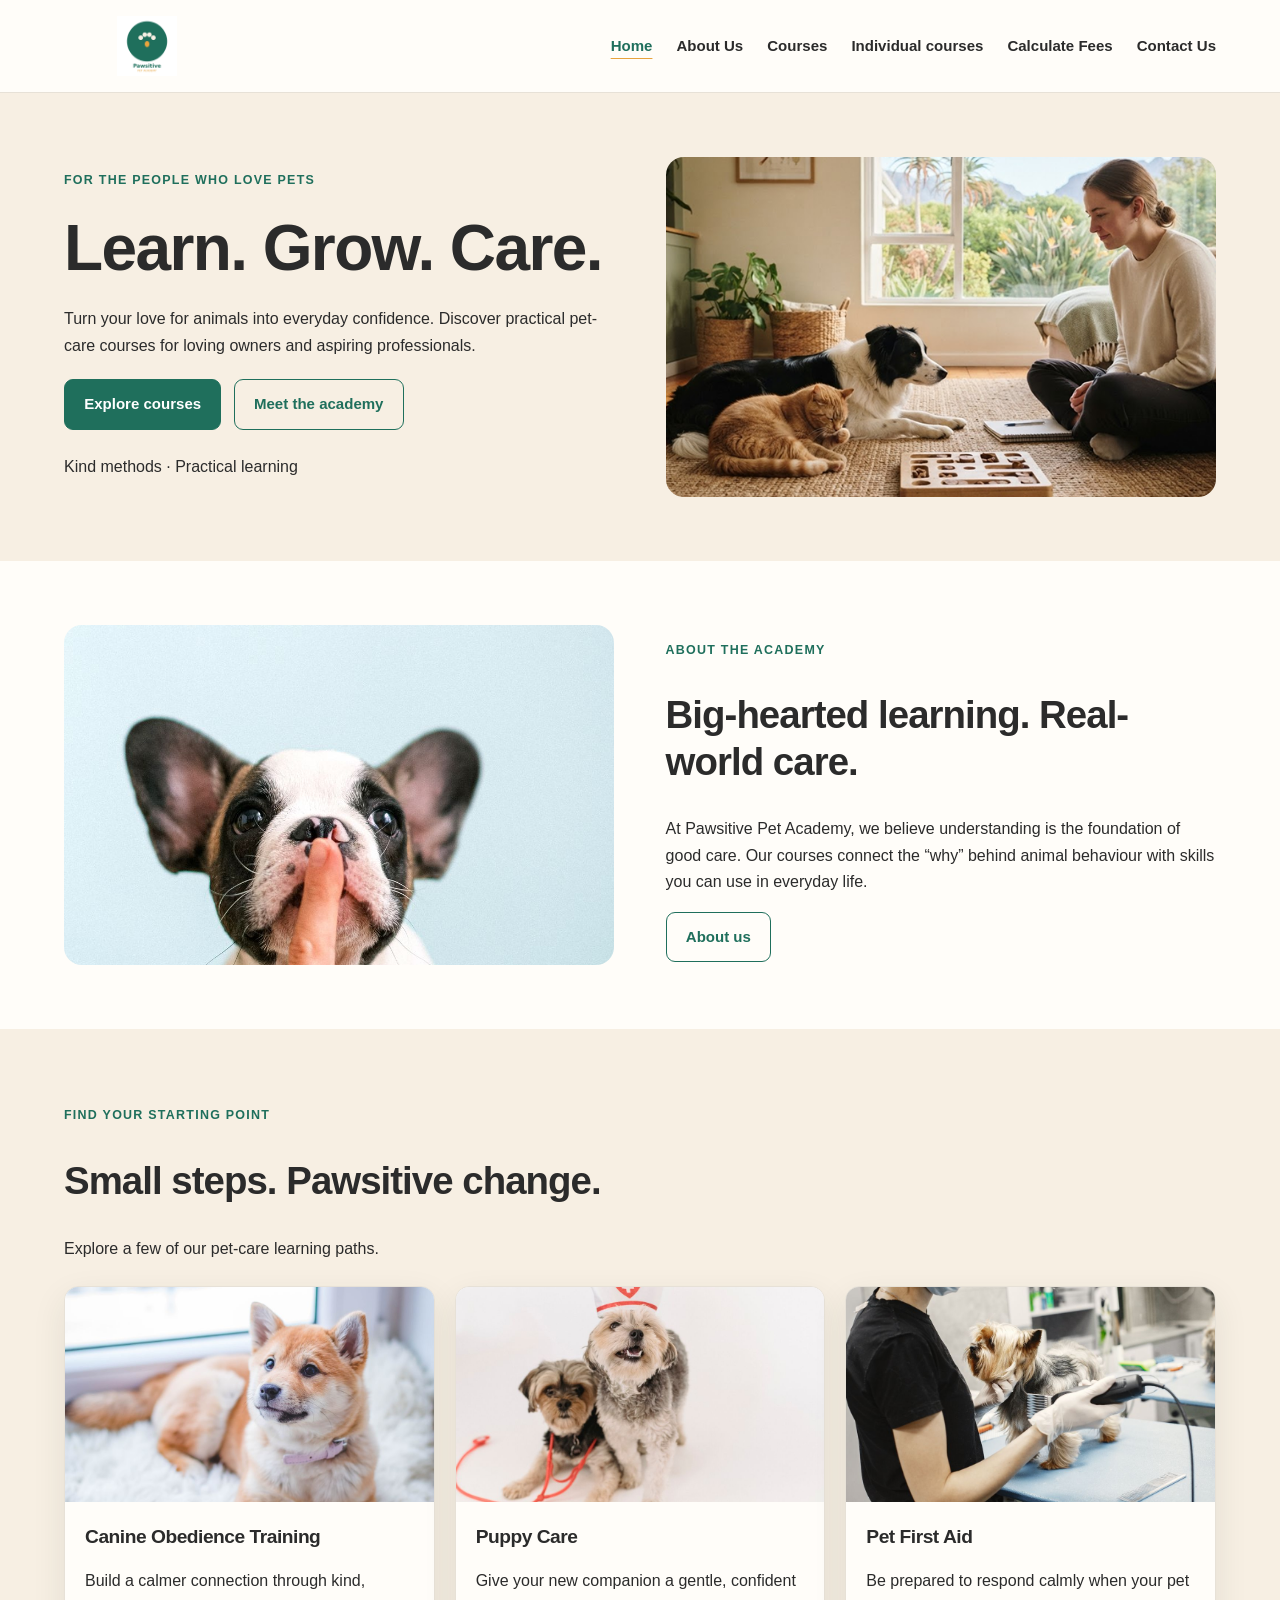
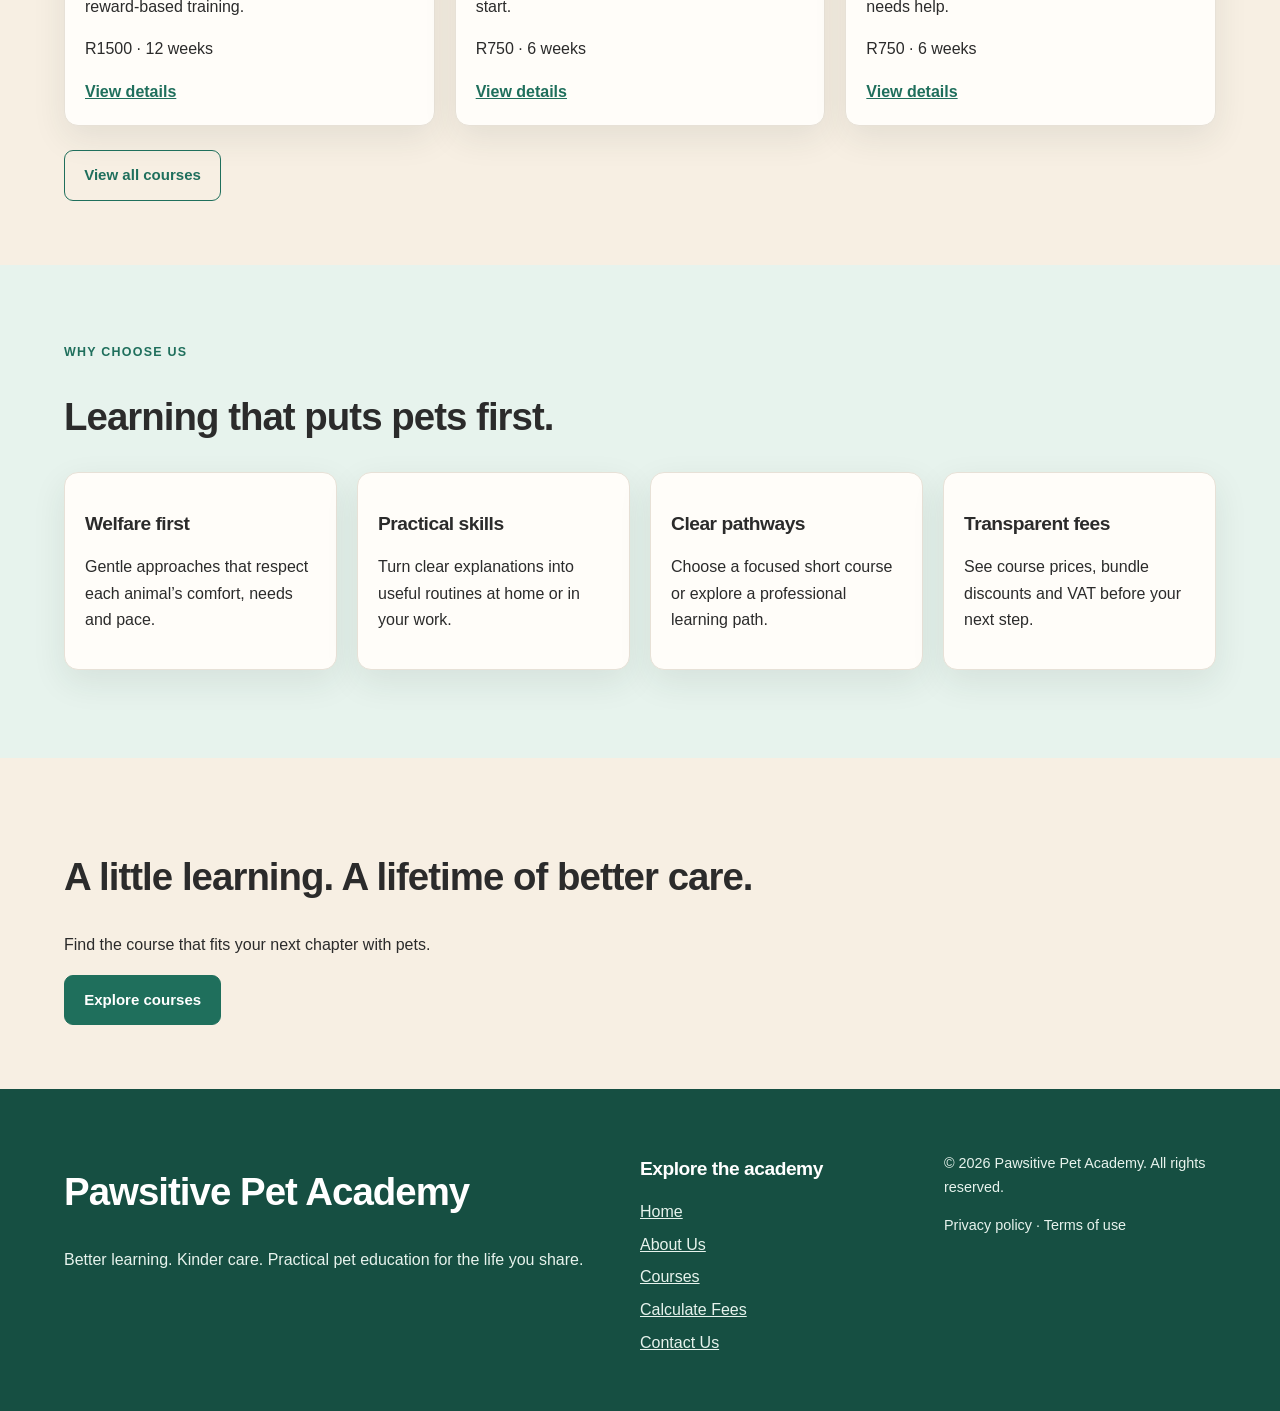
<file: index.html>
<!DOCTYPE html>
<html lang="en">
<head>
    <meta charset="UTF-8">
    <meta name="viewport" content="width=device-width, initial-scale=1.0">
    <title>Home | Pawsitive Pet Academy</title>
    <link rel="stylesheet" href="styles.css">
    <script src="script.js" defer></script>
</head>
<body>

    <!-- Shared site header: academy identity and primary page navigation. -->
    <header class="site-header">
        <a href="index.html" class="logo" aria-label="Pawsitive Pet Academy home"><img src="images/pawsitive-logo.png" alt="Pawsitive Pet Academy logo" style="display:block; width:180px; height:auto; max-height:52px; object-fit:contain;"></a>
        <nav aria-label="Main navigation">
            <a href="index.html" aria-current="page">Home</a>
            <a href="about.html">About Us</a>
            <a href="courses.html">Courses</a>
            <a href="fees.html">Calculate Fees</a>
            <a href="contact.html">Contact Us</a>
        </nav>
    </header>

    <main>
        <!-- Main introduction: the academy promise, summary, and course actions. -->
        <section class="hero">
            <div class="hero-content">
                <p class="eyebrow">For the people who love pets</p>
                <h1>Learn. Grow. Care.</h1>
                <p>
                    Turn your love for animals into everyday confidence.
                    Discover practical pet-care courses for loving owners
                    and aspiring professionals.
                </p>
                <a href="courses.html" class="button button-primary">
                    Explore courses
                </a>
                <a href="about.html" class="button button-secondary">
                    Meet the academy
                </a>
                <p>Kind methods · Practical learning</p>
            </div>

            <img src="images/home-hero.png" alt="Pet owner learning alongside a dog and cat" style="display:block; width:100%; max-width:560px; height:340px; object-fit:cover; border-radius:18px;">
        </section>

        <!-- Brief academy introduction, paired with a representative image. -->
        <section class="about-preview">
            <img src="images/about-story.jpg" alt="Dog being gently introduced to a training cue" style="display:block; width:100%; max-width:500px; height:auto; border-radius:18px;">

            <div class="section-content">
                <p class="eyebrow">About the academy</p>
                <h2>Big-hearted learning. Real-world care.</h2>
                <p>
                    At Pawsitive Pet Academy, we believe understanding is
                    the foundation of good care. Our courses connect the
                    “why” behind animal behaviour with skills you can use
                    in everyday life.
                </p>
                <a href="about.html" class="button button-secondary">
                    About us
                </a>
            </div>
        </section>

        <!-- Three featured course summaries lead into the complete catalog. -->
        <section class="course-preview">
            <div class="section-heading">
                <p class="eyebrow">Find your starting point</p>
                <h2>Small steps. Pawsitive change.</h2>
                <p>Explore a few of our pet-care learning paths.</p>
            </div>

            <div class="course-grid course-grid-three">
                <article class="course-card">
                    <img src="images/course-obedience.jpg" alt="Dog ready for an obedience training session" style="display:block;width:100%; max-width:500px; height:auto; border-radius:18px;">

                    <div class="card-content">
                        <h3>Canine Obedience Training</h3>
                        <p>Build a calmer connection through kind, reward-based training.</p>
                        <p>R1500 · 12 weeks</p>
                        <a href="canine-obedience-training.html">View details</a>
                    </div>
                </article>

                <article class="course-card">
                    <img src="images/course-puppy.jpg" alt="Puppies receiving gentle care" style="display:block; width:100%; max-width:500px; height:auto; border-radius:18px;">
                    <div class="card-content">
                        <h3>Puppy Care</h3>
                        <p>Give your new companion a gentle, confident start.</p>
                        <p>R750 · 6 weeks</p>
                        <a href="puppy-care.html">View details</a>
                    </div>
                </article>

                <article class="course-card">
                    <img src="images/course-first-aid.jpg" alt="Veterinary professional providing first aid to a dog" style="display:block; width:100%; max-width:500px; height:auto; border-radius:18px;">
                    <div class="card-content">
                        <h3>Pet First Aid</h3>
                        <p>Be prepared to respond calmly when your pet needs help.</p>
                        <p>R750 · 6 weeks</p>
                        <a href="pet-first-aid.html">View details</a>
                    </div>
                </article>
            </div>

            <a href="courses.html" class="button button-secondary">
                View all courses
            </a>
        </section>

        <!-- Academy benefits are presented as four concise, independent points. -->
        <section class="why-choose-us">
            <div class="section-heading">
                <p class="eyebrow">Why choose us</p>
                <h2>Learning that puts pets first.</h2>
            </div>

            <div class="value-grid">
                <article class="value-card">
                    <h3>Welfare first</h3>
                    <p>Gentle approaches that respect each animal’s comfort, needs and pace.</p>
                </article>

                <article class="value-card">
                    <h3>Practical skills</h3>
                    <p>Turn clear explanations into useful routines at home or in your work.</p>
                </article>

                <article class="value-card">
                    <h3>Clear pathways</h3>
                    <p>Choose a focused short course or explore a professional learning path.</p>
                </article>

                <article class="value-card">
                    <h3>Transparent fees</h3>
                    <p>See course prices, bundle discounts and VAT before your next step.</p>
                </article>
            </div>
        </section>

        <!-- Final course invitation before the shared site footer. -->
        <section class="call-to-action">
            <h2>A little learning. A lifetime of better care.</h2>
            <p>Find the course that fits your next chapter with pets.</p>
            <a href="courses.html" class="button button-primary">
                Explore courses
            </a>
        </section>
    </main>

    <!-- Shared footer: academy summary, secondary navigation, and legal links. -->
    <footer class="site-footer">
        <div class="footer-brand">
            <h2><span>Pawsitive</span> <span>Pet Academy</span></h2>
            <p>Better learning. Kinder care. Practical pet education for the life you share.</p>
        </div>

        <div class="footer-links">
            <h3>Explore the academy</h3>
            <nav aria-label="Footer navigation">
                <a href="index.html">Home</a>
                <a href="about.html">About Us</a>
                <a href="courses.html">Courses</a>
                <a href="fees.html">Calculate Fees</a>
                <a href="contact.html">Contact Us</a>
            </nav>
        </div>
        <div class="footer-legal">
            <p>&copy; 2026 Pawsitive Pet Academy. All rights reserved.</p>
            <p>Privacy policy · Terms of use</p>
        </div>
    </footer>

</body>
</html>
</file>
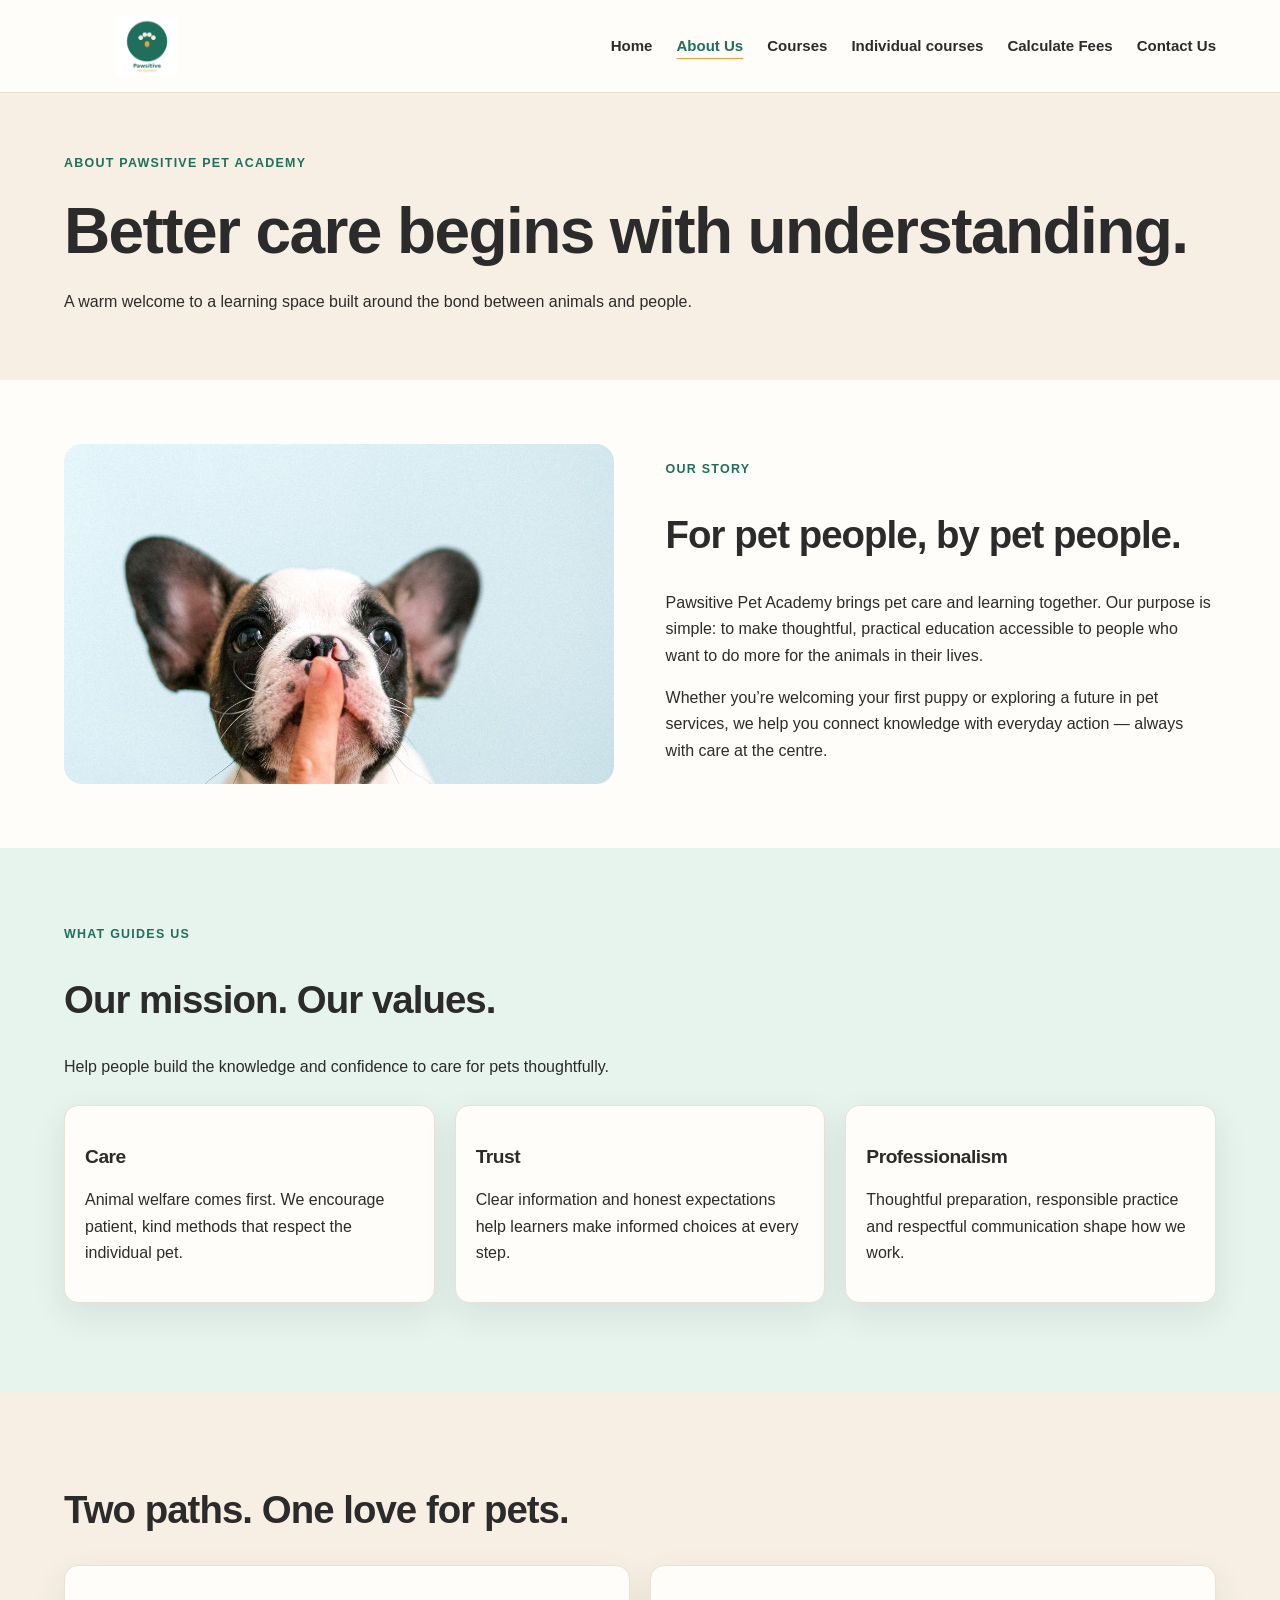
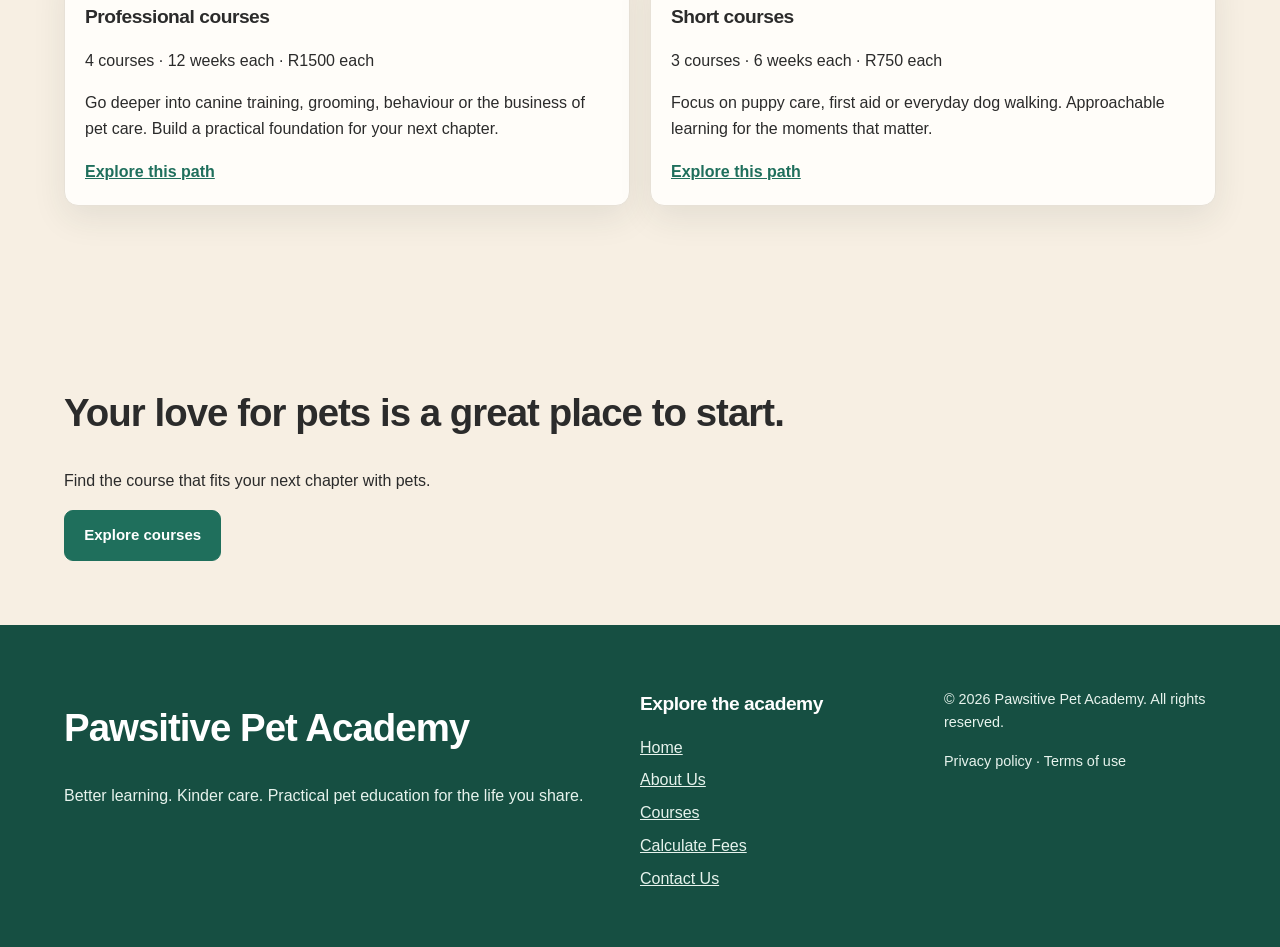
<file: about.html>
<!DOCTYPE html>
<html lang="en">
<head>
    <meta charset="UTF-8">
    <meta name="viewport" content="width=device-width, initial-scale=1.0">
    <title>About Us | Pawsitive Pet Academy</title>
    <link rel="stylesheet" href="styles.css">
    <script src="script.js" defer></script>
</head>
<body>

    <!-- Shared site header: academy identity and primary page navigation. -->
    <header class="site-header">
        <a href="index.html" class="logo" aria-label="Pawsitive Pet Academy home"><img src="images/pawsitive-logo.png" alt="Pawsitive Pet Academy logo" style="display:block; width:180px; height:auto; max-height:52px; object-fit:contain;"></a>
        <nav aria-label="Main navigation">
            <a href="index.html">Home</a>
            <a href="about.html" aria-current="page">About Us</a>
            <a href="courses.html">Courses</a>
            <a href="fees.html">Calculate Fees</a>
            <a href="contact.html">Contact Us</a>
        </nav>
    </header>

    <main>
        <!-- Page introduction sets out the academy's purpose. -->
        <section class="page-intro">
            <p class="eyebrow">About Pawsitive Pet Academy</p>
            <h1>Better care begins with understanding.</h1>
            <p>
                A warm welcome to a learning space built around the bond
                between animals and people.
            </p>
        </section>

        <!-- Academy story and image form the first content section. -->
        <section class="academy-story">
            <img src="images/about-story.jpg" alt="Dog being gently introduced to a training cue" style="display:block; width:100%; max-width:500px; height:auto; border-radius:18px;">

            <div class="section-content">
                <p class="eyebrow">Our story</p>
                <h2>For pet people, by pet people.</h2>
                <p>
                    Pawsitive Pet Academy brings pet care and learning
                    together. Our purpose is simple: to make thoughtful,
                    practical education accessible to people who want to
                    do more for the animals in their lives.
                </p>
                <p>
                    Whether you’re welcoming your first puppy or exploring
                    a future in pet services, we help you connect knowledge
                    with everyday action — always with care at the centre.
                </p>
            </div>
        </section>

        <!-- Three values describe the principles behind academy teaching. -->
        <section class="mission-section">
            <div class="section-heading">
                <p class="eyebrow">What guides us</p>
                <h2>Our mission. Our values.</h2>
                <p>
                    Help people build the knowledge and confidence to care
                    for pets thoughtfully.
                </p>
            </div>

            <div class="value-grid">
                <article class="value-card">
                    <h3>Care</h3>
                    <p>Animal welfare comes first. We encourage patient, kind methods that respect the individual pet.</p>
                </article>

                <article class="value-card">
                    <h3>Trust</h3>
                    <p>Clear information and honest expectations help learners make informed choices at every step.</p>
                </article>

                <article class="value-card">
                    <h3>Professionalism</h3>
                    <p>Thoughtful preparation, responsible practice and respectful communication shape how we work.</p>
                </article>
            </div>
        </section>

        <!-- Two learning routes help visitors choose the right course group. -->
        <section class="what-we-offer">
            <h2>Two paths. One love for pets.</h2>

            <div class="offer-grid">
                <article class="offer-card">
                    <h3>Professional courses</h3>
                    <p>4 courses · 12 weeks each · R1500 each</p>
                    <p>
                        Go deeper into canine training, grooming, behaviour
                        or the business of pet care. Build a practical
                        foundation for your next chapter.
                    </p>
                    <a href="courses.html">Explore this path</a>
                </article>

                <article class="offer-card">
                    <h3>Short courses</h3>
                    <p>3 courses · 6 weeks each · R750 each</p>
                    <p>
                        Focus on puppy care, first aid or everyday dog
                        walking. Approachable learning for the moments
                        that matter.
                    </p>
                    <a href="courses.html">Explore this path</a>
                </article>
            </div>
        </section>

        <!-- Course invitation closes the page before the shared footer. -->
        <section class="call-to-action">
            <h2>Your love for pets is a great place to start.</h2>
            <p>Find the course that fits your next chapter with pets.</p>
            <a href="courses.html" class="button button-primary">
                Explore courses
            </a>
        </section>
    </main>

    <!-- Shared footer: academy summary, secondary navigation, and legal links. -->
    <footer class="site-footer">
        <div class="footer-brand">
            <h2><span>Pawsitive</span> <span>Pet Academy</span></h2>
            <p>Better learning. Kinder care. Practical pet education for the life you share.</p>
        </div>
        <div class="footer-links">
            <h3>Explore the academy</h3>
            <nav aria-label="Footer navigation">
                <a href="index.html">Home</a>
                <a href="about.html">About Us</a>
                <a href="courses.html">Courses</a>
                <a href="fees.html">Calculate Fees</a>
                <a href="contact.html">Contact Us</a>
            </nav>
        </div>
        <div class="footer-legal">
            <p>&copy; 2026 Pawsitive Pet Academy. All rights reserved.</p>
            <p>Privacy policy · Terms of use</p>
        </div>
    </footer>

</body>
</html>
</file>
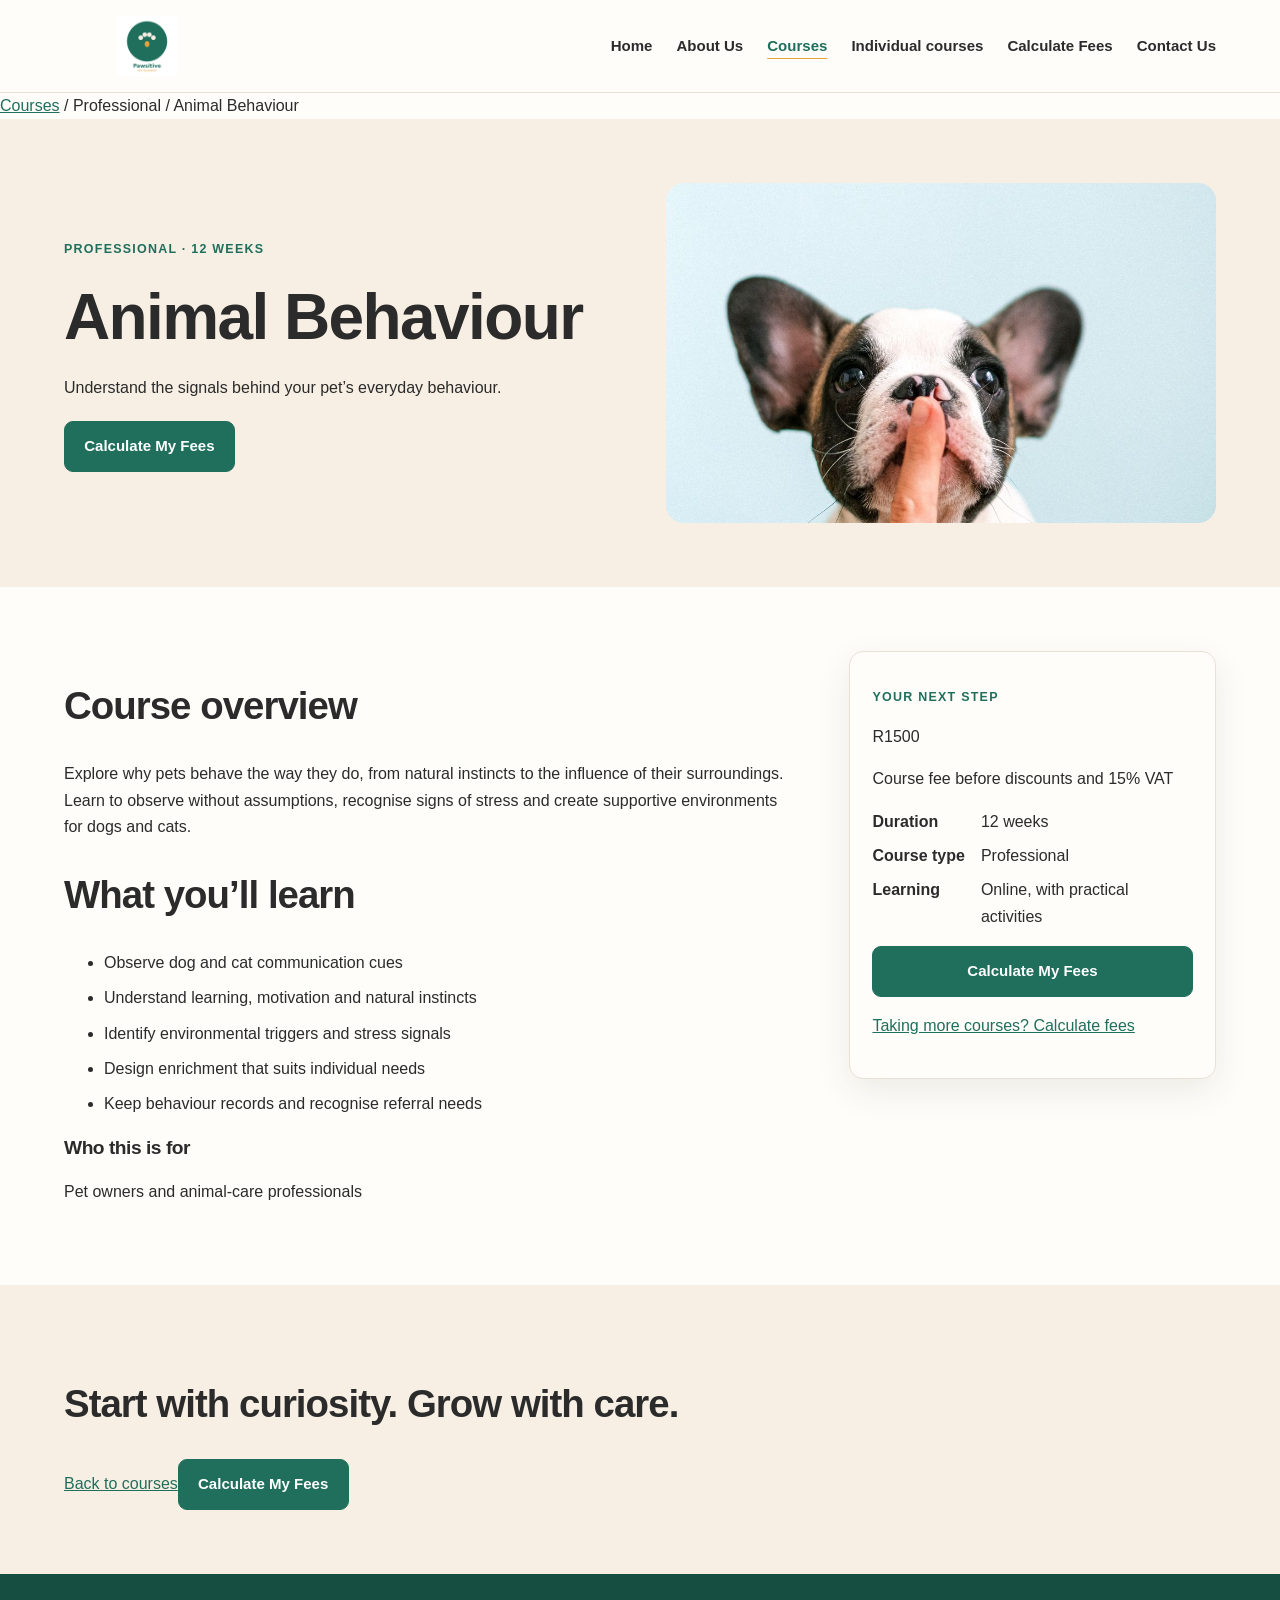
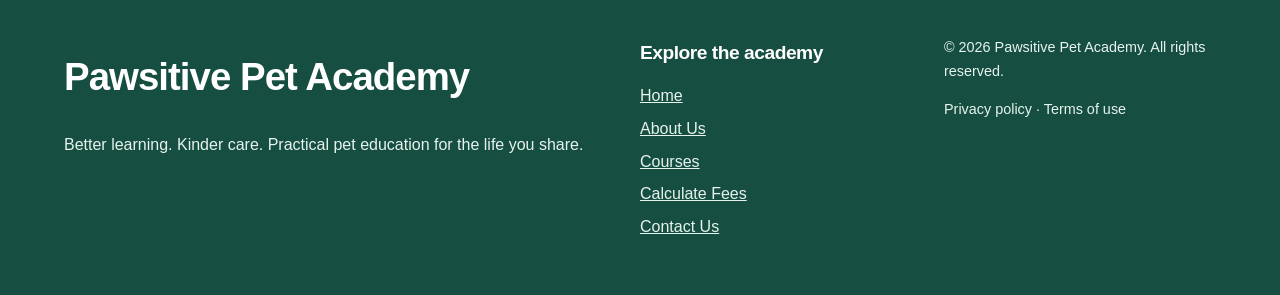
<file: animal-behaviour.html>
<!DOCTYPE html>
<html lang="en">
<head>
    <meta charset="UTF-8">
    <meta name="viewport" content="width=device-width, initial-scale=1.0">
    <title>Animal Behaviour | Pawsitive Pet Academy</title>
    <link rel="stylesheet" href="styles.css">
    <script src="script.js" defer></script>
</head>
<body>
    <!-- Shared site header with the courses section identified as current. -->
    <header class="site-header">
        <a href="index.html" class="logo" aria-label="Pawsitive Pet Academy home"><img src="images/pawsitive-logo.png" alt="Pawsitive Pet Academy logo" style="display:block; width:180px; height:auto; max-height:52px; object-fit:contain;"></a>
        <nav aria-label="Main navigation"><a href="index.html">Home</a><a href="about.html">About Us</a><a href="courses.html" aria-current="page">Courses</a><a href="fees.html">Calculate Fees</a><a href="contact.html">Contact Us</a></nav>
    </header>
    <main>
        <!-- Breadcrumb navigation returns learners to the course collection. -->
        <nav aria-label="Breadcrumb"><a href="courses.html">Courses</a><span aria-hidden="true"> / </span><span>Professional</span><span aria-hidden="true"> / </span><span aria-current="page">Animal Behaviour</span></nav>
        <!-- Course introduction pairs the key facts and enrolment action with imagery. -->
        <section class="course-hero"><div class="course-hero-content"><p class="course-type">Professional · 12 weeks</p><h1>Animal Behaviour</h1><p>Understand the signals behind your pet’s everyday behaviour.</p><a href="fees.html?course=animal-behaviour" class="button button-primary">Calculate My Fees</a></div><img src="images/course-behaviour.jpg" alt="Dog showing attentive behaviour" style="display:block; width:100%; max-width:520px; height:340px; object-fit:cover; border-radius:18px;"></section>
        <!-- Course overview and learning outcomes sit alongside the fee summary. -->
        <div class="course-detail-layout">
            <div class="course-detail-content">
                <section><h2>Course overview</h2><p>Explore why pets behave the way they do, from natural instincts to the influence of their surroundings. Learn to observe without assumptions, recognise signs of stress and create supportive environments for dogs and cats.</p></section>
                <section><h2>What you’ll learn</h2><ul><li>Observe dog and cat communication cues</li><li>Understand learning, motivation and natural instincts</li><li>Identify environmental triggers and stress signals</li><li>Design enrichment that suits individual needs</li><li>Keep behaviour records and recognise referral needs</li></ul></section>
                <aside class="course-audience"><h3>Who this is for</h3><p>Pet owners and animal-care professionals</p></aside>
            </div>
            <aside class="course-enrol-summary"><p class="eyebrow">Your next step</p><p class="course-price">R1500</p><p>Course fee before discounts and 15% VAT</p><dl><dt>Duration</dt><dd>12 weeks</dd><dt>Course type</dt><dd>Professional</dd><dt>Learning</dt><dd>Online, with practical activities</dd></dl><a href="fees.html?course=animal-behaviour" class="button button-primary">Calculate My Fees</a><p><a href="fees.html">Taking more courses? Calculate fees</a></p></aside>
        </div>
        <!-- Closing action offers a route back to the catalog or enrolment. -->
        <section class="course-closing"><h2>Start with curiosity. Grow with care.</h2><a href="courses.html">Back to courses</a><a href="fees.html?course=animal-behaviour" class="button button-primary">Calculate My Fees</a></section>
    </main>
    <!-- Shared footer: academy summary and secondary navigation. -->
    <footer class="site-footer"><div class="footer-brand"><h2><span>Pawsitive</span> <span>Pet Academy</span></h2><p>Better learning. Kinder care. Practical pet education for the life you share.</p></div><div class="footer-links"><h3>Explore the academy</h3><nav aria-label="Footer navigation"><a href="index.html">Home</a><a href="about.html">About Us</a><a href="courses.html">Courses</a><a href="fees.html">Calculate Fees</a><a href="contact.html">Contact Us</a></nav></div><div class="footer-legal"><p>&copy; 2026 Pawsitive Pet Academy. All rights reserved.</p><p>Privacy policy · Terms of use</p></div></footer>
</body>
</html>
</file>
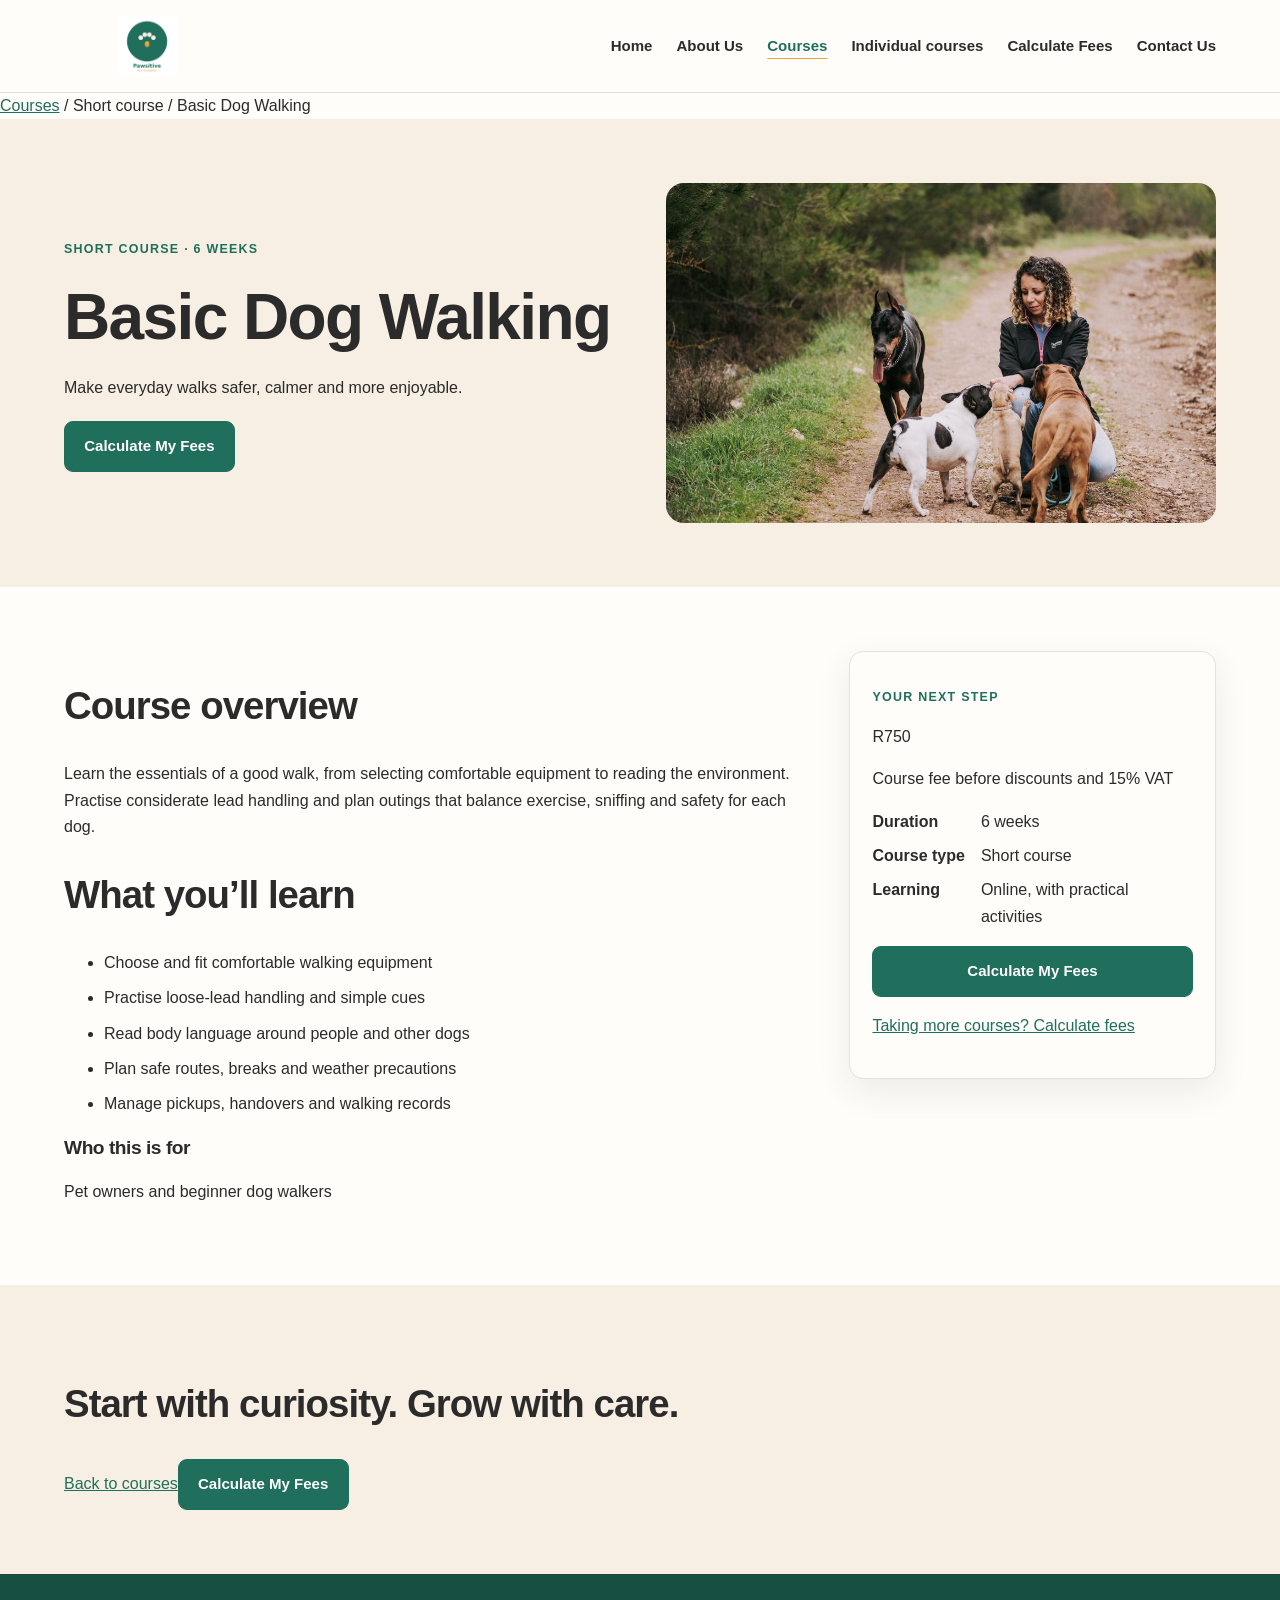
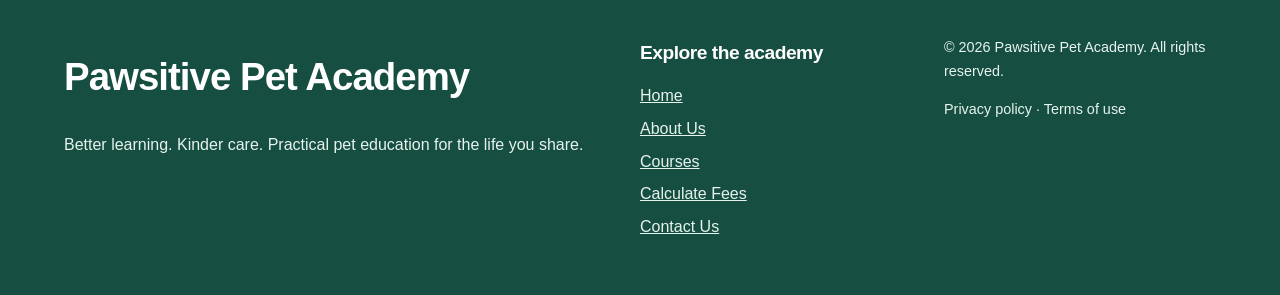
<file: basic-dog-walking.html>
<!DOCTYPE html>
<html lang="en">
<head>
    <meta charset="UTF-8">
    <meta name="viewport" content="width=device-width, initial-scale=1.0">
    <title>Basic Dog Walking | Pawsitive Pet Academy</title>
    <link rel="stylesheet" href="styles.css">
    <script src="script.js" defer></script>
</head>
<body>
    <!-- Shared site header with the courses section identified as current. -->
    <header class="site-header"><a href="index.html" class="logo" aria-label="Pawsitive Pet Academy home"><img src="images/pawsitive-logo.png" alt="Pawsitive Pet Academy logo" style="display:block; width:180px; height:auto; max-height:52px; object-fit:contain;"></a><nav aria-label="Main navigation"><a href="index.html">Home</a><a href="about.html">About Us</a><a href="courses.html" aria-current="page">Courses</a><a href="fees.html">Calculate Fees</a><a href="contact.html">Contact Us</a></nav></header>
    <main>
        <!-- Breadcrumb navigation returns learners to the course collection. -->
        <nav aria-label="Breadcrumb"><a href="courses.html">Courses</a><span aria-hidden="true"> / </span><span>Short course</span><span aria-hidden="true"> / </span><span aria-current="page">Basic Dog Walking</span></nav>
        <!-- Course introduction pairs the key facts and enrolment action with imagery. -->
        <section class="course-hero"><div class="course-hero-content"><p class="course-type">Short course · 6 weeks</p><h1>Basic Dog Walking</h1><p>Make everyday walks safer, calmer and more enjoyable.</p><a href="fees.html?course=basic-dog-walking" class="button button-primary">Calculate My Fees</a></div><img src="images/course-walking.jpg" alt="Dog owner walking several dogs outdoors" style="display:block; width:100%; max-width:520px; height:340px; object-fit:cover; border-radius:18px;"></section>
        <!-- Course overview and learning outcomes sit alongside the fee summary. -->
        <div class="course-detail-layout">
            <div class="course-detail-content">
                <section><h2>Course overview</h2><p>Learn the essentials of a good walk, from selecting comfortable equipment to reading the environment. Practise considerate lead handling and plan outings that balance exercise, sniffing and safety for each dog.</p></section>
                <section><h2>What you’ll learn</h2><ul><li>Choose and fit comfortable walking equipment</li><li>Practise loose-lead handling and simple cues</li><li>Read body language around people and other dogs</li><li>Plan safe routes, breaks and weather precautions</li><li>Manage pickups, handovers and walking records</li></ul></section>
                <aside class="course-audience"><h3>Who this is for</h3><p>Pet owners and beginner dog walkers</p></aside>
            </div>
            <aside class="course-enrol-summary"><p class="eyebrow">Your next step</p><p class="course-price">R750</p><p>Course fee before discounts and 15% VAT</p><dl><dt>Duration</dt><dd>6 weeks</dd><dt>Course type</dt><dd>Short course</dd><dt>Learning</dt><dd>Online, with practical activities</dd></dl><a href="fees.html?course=basic-dog-walking" class="button button-primary">Calculate My Fees</a><p><a href="fees.html">Taking more courses? Calculate fees</a></p></aside>
        </div>
        <!-- Closing action offers a route back to the catalog or enrolment. -->
        <section class="course-closing"><h2>Start with curiosity. Grow with care.</h2><a href="courses.html">Back to courses</a><a href="fees.html?course=basic-dog-walking" class="button button-primary">Calculate My Fees</a></section>
    </main>
    <!-- Shared footer: academy summary and secondary navigation. -->
    <footer class="site-footer"><div class="footer-brand"><h2><span>Pawsitive</span> <span>Pet Academy</span></h2><p>Better learning. Kinder care. Practical pet education for the life you share.</p></div><div class="footer-links"><h3>Explore the academy</h3><nav aria-label="Footer navigation"><a href="index.html">Home</a><a href="about.html">About Us</a><a href="courses.html">Courses</a><a href="fees.html">Calculate Fees</a><a href="contact.html">Contact Us</a></nav></div><div class="footer-legal"><p>&copy; 2026 Pawsitive Pet Academy. All rights reserved.</p><p>Privacy policy · Terms of use</p></div></footer>
</body>
</html>
</file>
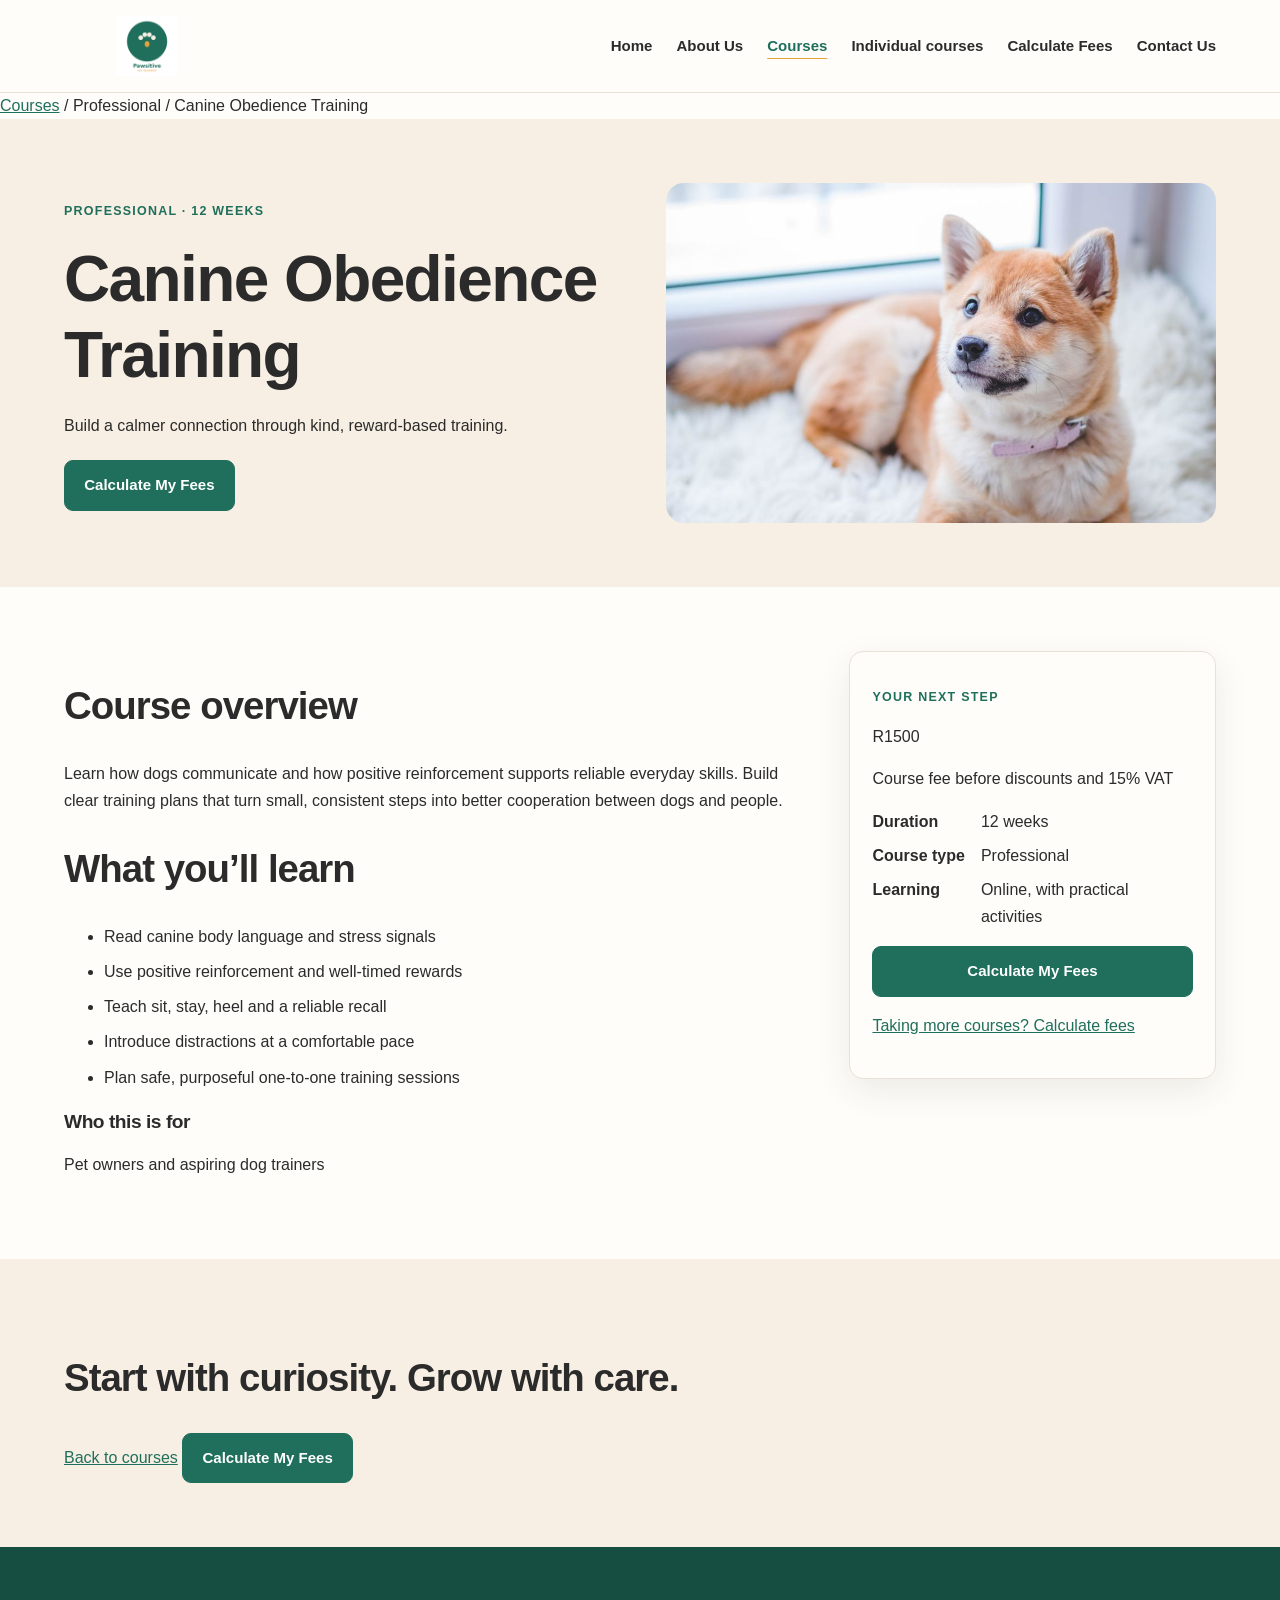
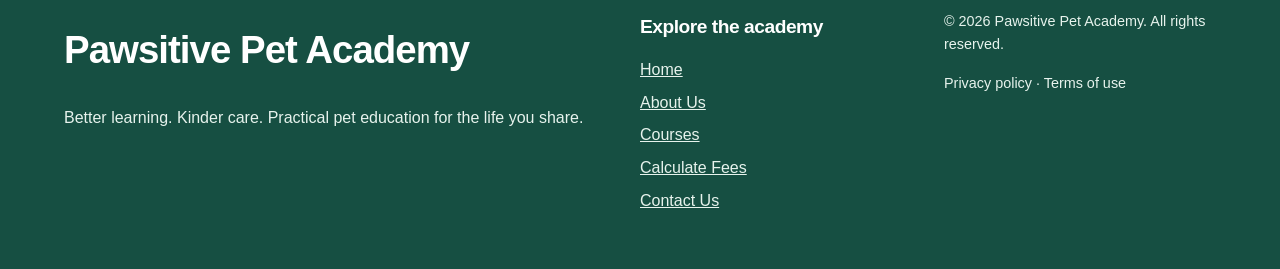
<file: canine-obedience-training.html>
<!DOCTYPE html>
<html lang="en">
<head>
    <meta charset="UTF-8">
    <meta name="viewport" content="width=device-width, initial-scale=1.0">
    <title>Canine Obedience Training | Pawsitive Pet Academy</title>
    <link rel="stylesheet" href="styles.css">
    <script src="script.js" defer></script>
</head>
<body>
    <!-- Shared site header with the courses section identified as current. -->
    <header class="site-header">
        <a href="index.html" class="logo" aria-label="Pawsitive Pet Academy home"><img src="images/pawsitive-logo.png" alt="Pawsitive Pet Academy logo" style="display:block; width:180px; height:auto; max-height:52px; object-fit:contain;"></a>
        <nav aria-label="Main navigation">
            <a href="index.html">Home</a>
            <a href="about.html">About Us</a>
            <a href="courses.html" aria-current="page">Courses</a>
            <a href="fees.html">Calculate Fees</a>
            <a href="contact.html">Contact Us</a>
        </nav>
    </header>

    <main>
        <!-- Breadcrumb navigation returns learners to the course collection. -->
        <nav aria-label="Breadcrumb">
            <a href="courses.html">Courses</a>
            <span aria-hidden="true"> / </span>
            <span>Professional</span>
            <span aria-hidden="true"> / </span>
            <span aria-current="page">Canine Obedience Training</span>
        </nav>

        <!-- Course introduction pairs the key facts and enrolment action with imagery. -->
        <section class="course-hero">
            <div class="course-hero-content">
                <p class="course-type">Professional · 12 weeks</p>
                <h1>Canine Obedience Training</h1>
                <p>Build a calmer connection through kind, reward-based training.</p>
                <a href="fees.html?course=canine-obedience-training" class="button button-primary">Calculate My Fees</a>
            </div>
            <img src="images/course-obedience.jpg" alt="Dog ready for an obedience training session" style="display:block; width:100%; max-width:520px; height:340px; object-fit:cover; border-radius:18px;">
        </section>

        <!-- Course overview and learning outcomes sit alongside the fee summary. -->
        <div class="course-detail-layout">
            <div class="course-detail-content">
                <section>
                    <h2>Course overview</h2>
                    <p>Learn how dogs communicate and how positive reinforcement supports reliable everyday skills. Build clear training plans that turn small, consistent steps into better cooperation between dogs and people.</p>
                </section>
                <section>
                    <h2>What you’ll learn</h2>
                    <ul>
                        <li>Read canine body language and stress signals</li>
                        <li>Use positive reinforcement and well-timed rewards</li>
                        <li>Teach sit, stay, heel and a reliable recall</li>
                        <li>Introduce distractions at a comfortable pace</li>
                        <li>Plan safe, purposeful one-to-one training sessions</li>
                    </ul>
                </section>
                <aside class="course-audience">
                    <h3>Who this is for</h3>
                    <p>Pet owners and aspiring dog trainers</p>
                </aside>
            </div>
            <aside class="course-enrol-summary">
                <p class="eyebrow">Your next step</p>
                <p class="course-price">R1500</p>
                <p>Course fee before discounts and 15% VAT</p>
                <dl>
                    <dt>Duration</dt><dd>12 weeks</dd>
                    <dt>Course type</dt><dd>Professional</dd>
                    <dt>Learning</dt><dd>Online, with practical activities</dd>
                </dl>
                <a href="fees.html?course=canine-obedience-training" class="button button-primary">Calculate My Fees</a>
                <p><a href="fees.html">Taking more courses? Calculate fees</a></p>
            </aside>
        </div>

        <!-- Closing action offers a route back to the catalog or enrolment. -->
        <section class="course-closing">
            <h2>Start with curiosity. Grow with care.</h2>
            <a href="courses.html">Back to courses</a>
            <a href="fees.html?course=canine-obedience-training" class="button button-primary">Calculate My Fees</a>
        </section>
    </main>

    <!-- Shared footer: academy summary and secondary navigation. -->
    <footer class="site-footer">
        <div class="footer-brand">
            <h2><span>Pawsitive</span> <span>Pet Academy</span></h2>
            <p>Better learning. Kinder care. Practical pet education for the life you share.</p>
        </div>
        <div class="footer-links">
            <h3>Explore the academy</h3>
            <nav aria-label="Footer navigation">
                <a href="index.html">Home</a>
                <a href="about.html">About Us</a>
                <a href="courses.html">Courses</a>
                <a href="fees.html">Calculate Fees</a>
                <a href="contact.html">Contact Us</a>
            </nav>
        </div>
        <div class="footer-legal">
            <p>&copy; 2026 Pawsitive Pet Academy. All rights reserved.</p>
            <p>Privacy policy · Terms of use</p>
        </div>
    </footer>
</body>
</html>
</file>
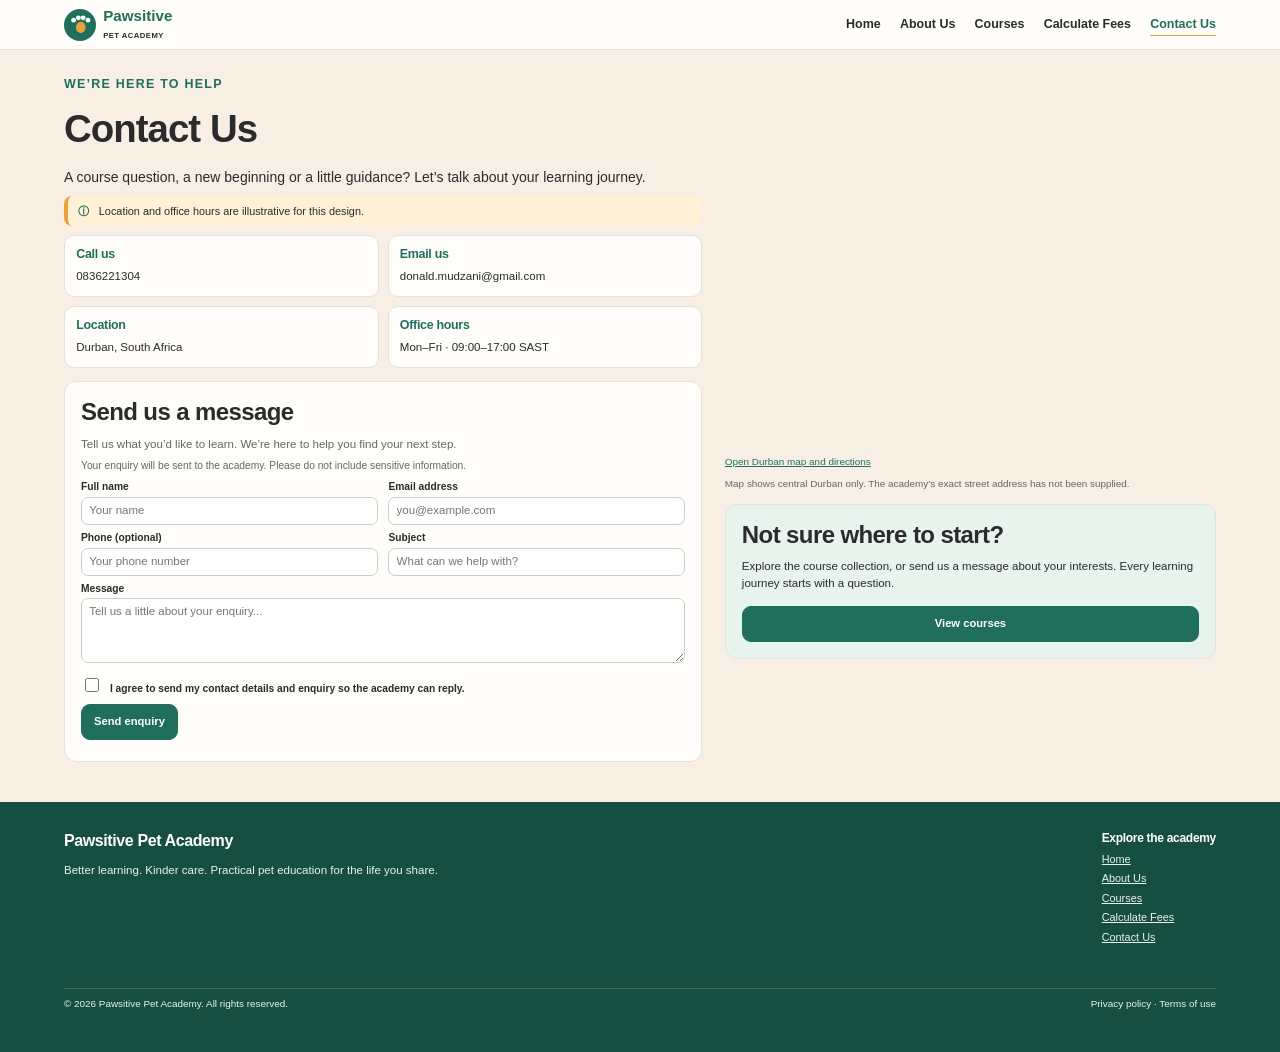
<file: contact.html>
<!DOCTYPE html>
<html lang="en">
<head>
    <meta charset="UTF-8">
    <meta name="viewport" content="width=device-width, initial-scale=1.0">
    <title>Contact Us | Pawsitive Pet Academy</title>
    <link rel="stylesheet" href="styles.css">
    <script src="script.js" defer></script>
</head>
<body class="contact-page">

    <!-- Shared site header: academy identity and primary page navigation. -->
    <header class="site-header">
        <a href="index.html" class="logo" aria-label="Pawsitive Pet Academy home">
            <svg class="logo-mark" viewBox="0 0 40 40" aria-hidden="true">
                <circle cx="20" cy="20" r="20" fill="currentColor"></circle>
                <circle cx="12" cy="14" r="3" fill="#FFFDF9"></circle>
                <circle cx="18" cy="11" r="3" fill="#FFFDF9"></circle>
                <circle cx="24" cy="11" r="3" fill="#FFFDF9"></circle>
                <circle cx="30" cy="14" r="3" fill="#FFFDF9"></circle>
                <ellipse cx="21" cy="23" rx="6" ry="7" fill="#E8A33D"></ellipse>
            </svg>
            <span class="logo-copy"><span>Pawsitive</span><small>Pet Academy</small></span>
        </a>
        <nav aria-label="Main navigation">
            <a href="index.html">Home</a>
            <a href="about.html">About Us</a>
            <a href="courses.html">Courses</a>
            <a href="fees.html">Calculate Fees</a>
            <a href="contact.html" aria-current="page">Contact Us</a>
        </nav>
    </header>

    <main>
        <!-- Contact introduction tells visitors how this page can help. -->
        <section class="page-intro">
            <p class="eyebrow">We’re here to help</p>
            <h1>Contact Us</h1>
            <p>
                A course question, a new beginning or a little guidance?
                Let’s talk about your learning journey.
            </p>
        </section>

        <!-- Primary contact form collects a question and permission to reply. -->
        <section class="contact-main">
            <div class="contact-left-column">
                <!-- Location and office hours are illustrative; phone and email were supplied. -->
                <p class="contact-notice">
                    Location and office hours are illustrative for this design.
                </p>

                <!-- Academy contact channels, location, and opening hours. -->
                <section class="contact-information">
                    <article class="contact-info-card">
                        <h2>Call us</h2>
                        <p>0836221304</p>
                    </article>

                    <article class="contact-info-card">
                        <h2>Email us</h2>
                        <p>donald.mudzani@gmail.com</p>
                    </article>

                    <article class="contact-info-card">
                        <h2>Location</h2>
                        <p>Durban, South Africa</p>
                    </article>

                    <article class="contact-info-card">
                        <h2>Office hours</h2>
                        <p>Mon–Fri · 09:00–17:00 SAST</p>
                    </article>
                </section>

                <div class="contact-form-section">
                    <h2 id="contact-form-heading">Send us a message</h2>
                    <p>Tell us what you’d like to learn. We’re here to help you find your next step.</p>
                    <p class="form-limitation">
                        Your enquiry will be sent to the academy. Please do not include sensitive information.
                    </p>

                    <section class="enquiry-context" aria-live="polite">
                        <h3 id="enquiry-context-title">General enquiry</h3>
                        <p id="enquiry-context-description">Complete this form with your question. To ask about one or more courses, select them in the fee calculator first.</p>
                        <div id="selected-course-context" hidden>
                            <p>Courses:</p>
                            <ul id="selected-courses"></ul>
                            <dl id="selected-fee-summary"></dl>
                            <p>This is a fee estimate only, not a formal quotation or registration confirmation.</p>
                        </div>
                    </section>

                    <form id="contact-form" action="#" method="POST"
                          data-endpoint="https://pawsitive-enquiry-api.donald-mudzani.workers.dev">
                    <div class="form-group">
                        <label for="name">Full name</label>
                        <input type="text" id="name" name="name"
                               placeholder="Your name" autocomplete="name"
                               minlength="2" required aria-describedby="name-error">
                        <p id="name-error" class="field-error"></p>
                    </div>

                    <div class="form-group">
                        <label for="email">Email address</label>
                        <input type="email" id="email" name="email"
                               placeholder="you@example.com" autocomplete="email"
                               required aria-describedby="email-error">
                        <p id="email-error" class="field-error"></p>
                    </div>

                    <div class="form-group">
                        <label for="phone">Phone (optional)</label>
                        <input type="tel" id="phone" name="phone"
                               placeholder="Your phone number" autocomplete="tel"
                               maxlength="20"
                               aria-describedby="phone-error">
                        <p id="phone-error" class="field-error"></p>
                    </div>

                    <div class="form-group">
                        <label for="subject">Subject</label>
                        <input type="text" id="subject" name="subject"
                               placeholder="What can we help with?"
                               minlength="3" required aria-describedby="subject-error">
                        <p id="subject-error" class="field-error"></p>
                    </div>

                    <div class="form-group">
                        <label for="message">Message</label>
                        <textarea id="message" name="message" rows="6"
                                  placeholder="Tell us a little about your enquiry..."
                                  minlength="10" required
                                  aria-describedby="message-error"></textarea>
                        <p id="message-error" class="field-error"></p>
                    </div>

                    <div class="form-group">
                        <input type="checkbox" id="contact-consent" name="contact-consent"
                               required aria-describedby="contact-consent-error">
                        <label for="contact-consent">
                            I agree to send my contact details and enquiry so the academy can reply.
                        </label>
                        <p id="contact-consent-error" class="field-error"></p>
                    </div>

                    <button type="submit" class="button button-primary">
                        Send enquiry
                    </button>
                    <p id="contact-feedback" class="form-feedback" role="status" aria-live="polite"></p>
                    </form>
                </div>
            </div>

            <!-- Location illustration and course-discovery prompt complement the form. -->
            <div class="map-section">
                <iframe
                    src="https://www.openstreetmap.org/export/embed.html?bbox=30.96%2C-30.04%2C31.10%2C-29.79&amp;layer=mapnik&amp;marker=-29.8587%2C31.0218"
                    title="Map of central Durban, South Africa"
                    loading="lazy"
                    referrerpolicy="no-referrer">
                </iframe>
                <a href="https://www.openstreetmap.org/?mlat=-29.8587&amp;mlon=31.0218#map=12/-29.8587/31.0218"
                   rel="noopener noreferrer"
                   target="_blank">Open Durban map and directions</a>
                <p>Map shows central Durban only. The academy’s exact street address has not been supplied.</p>
                <section class="contact-course-prompt">
                    <h2>Not sure where to start?</h2>
                    <p>Explore the course collection, or send us a message about your interests. Every learning journey starts with a question.</p>
                    <a href="courses.html" class="button button-primary">View courses</a>
                </section>
            </div>
        </section>
    </main>

    <!-- Shared footer: academy summary, secondary navigation, and legal links. -->
    <footer class="site-footer">
        <div class="footer-brand">
            <h2><span>Pawsitive</span> <span>Pet Academy</span></h2>
            <p>Better learning. Kinder care. Practical pet education for the life you share.</p>
        </div>
        <div class="footer-links">
            <h3>Explore the academy</h3>
            <nav aria-label="Footer navigation">
                <a href="index.html">Home</a>
                <a href="about.html">About Us</a>
                <a href="courses.html">Courses</a>
                <a href="fees.html">Calculate Fees</a>
                <a href="contact.html">Contact Us</a>
            </nav>
        </div>
        <div class="footer-legal">
            <p>&copy; 2026 Pawsitive Pet Academy. All rights reserved.</p>
            <p>Privacy policy · Terms of use</p>
        </div>
    </footer>

</body>
</html>
</file>
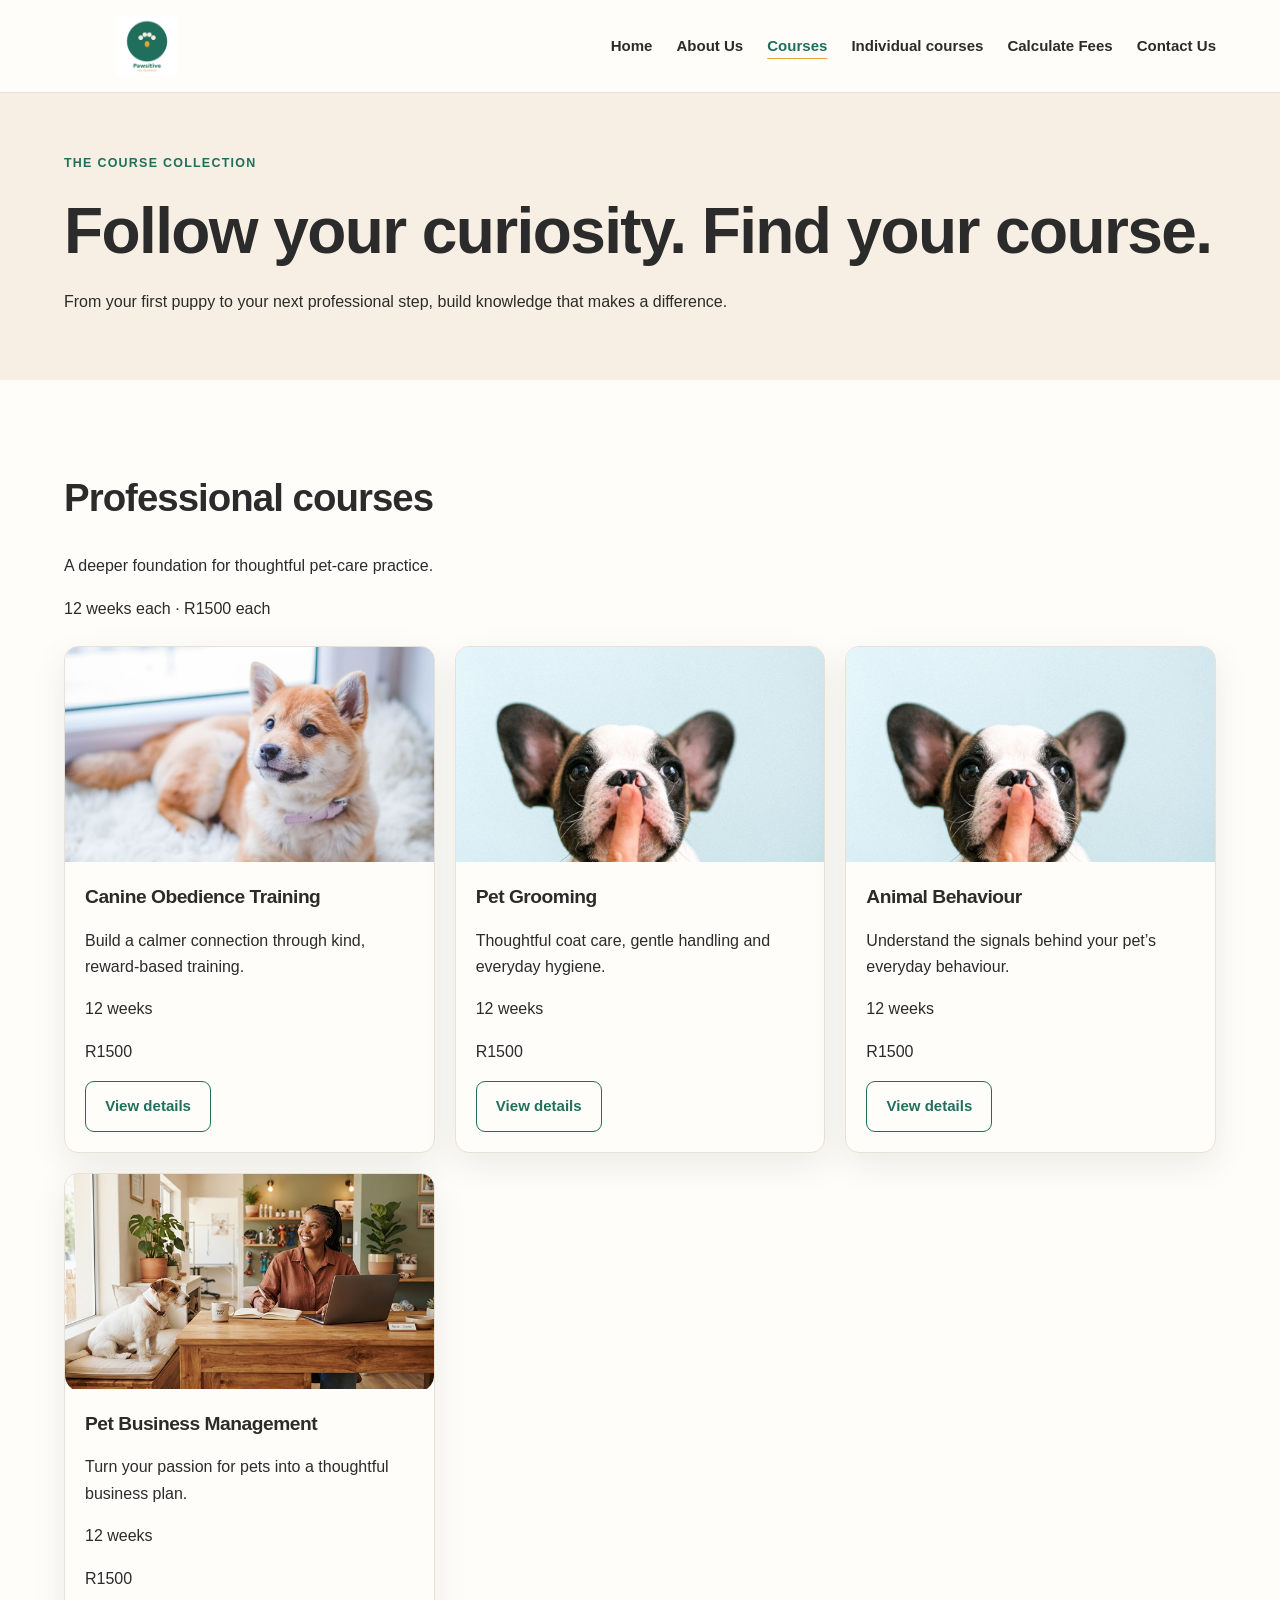
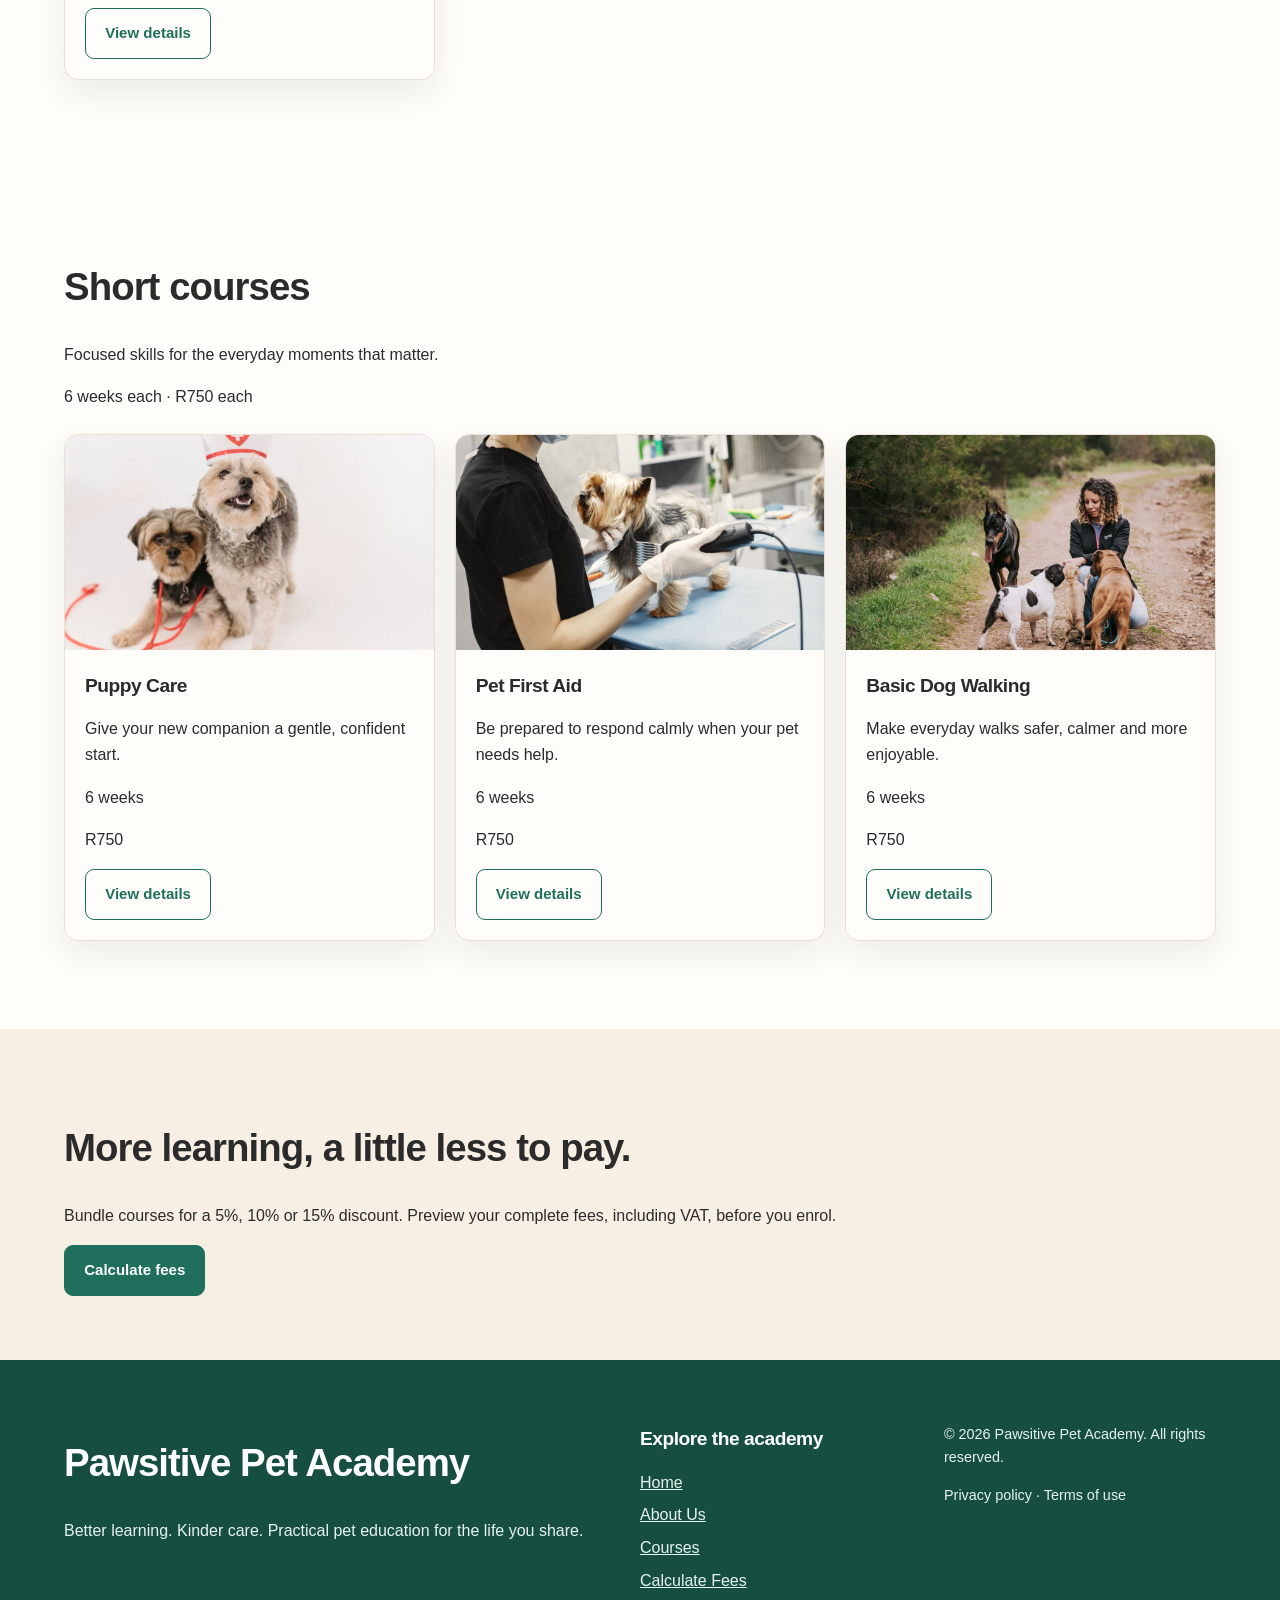
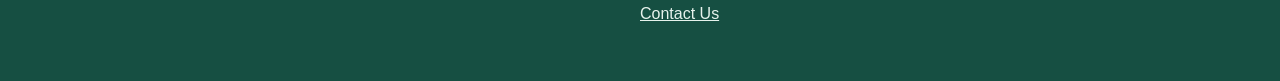
<file: courses.html>
<!DOCTYPE html>
<html lang="en">
<head>
    <meta charset="UTF-8">
    <meta name="viewport" content="width=device-width, initial-scale=1.0">
    <title>Our Courses | Pawsitive Pet Academy</title>
    <link rel="stylesheet" href="styles.css">
    <script src="script.js" defer></script>
</head>
<body>

    <!-- Shared site header: academy identity and primary page navigation. -->
    <header class="site-header">
        <a href="index.html" class="logo" aria-label="Pawsitive Pet Academy home"><img src="images/pawsitive-logo.png" alt="Pawsitive Pet Academy logo" style="display:block; width:180px; height:auto; max-height:52px; object-fit:contain;"></a>
        <nav aria-label="Main navigation">
            <a href="index.html">Home</a>
            <a href="about.html">About Us</a>
            <a href="courses.html" aria-current="page">Courses</a>
            <a href="fees.html">Calculate Fees</a>
            <a href="contact.html">Contact Us</a>
        </nav>
    </header>

    <main>
        <!-- Catalog introduction explains the course collection. -->
        <section class="page-intro">
            <p class="eyebrow">The course collection</p>
            <h1>Follow your curiosity. Find your course.</h1>
            <p>
                From your first puppy to your next professional step, build
                knowledge that makes a difference.
            </p>
        </section>

        <!-- Professional courses: four longer learning programmes. -->
        <section class="course-list-section">
            <div class="section-heading">
                <h2>Professional courses</h2>
                <p>A deeper foundation for thoughtful pet-care practice.</p>
                <p>12 weeks each · R1500 each</p>
            </div>

            <div class="course-grid">
                <article class="course-card">
                    <img src="images/course-obedience.jpg" alt="Dog resting during an obedience training session" style="display:block;width:100%; max-width:500px; height:auto; border-radius:18px;">

                    <div class="card-content">
                        <h3>Canine Obedience Training</h3>
                        <p>Build a calmer connection through kind, reward-based training.</p>
                        <p class="course-duration">12 weeks</p>
                        <p class="course-price">R1500</p>
                        <a href="canine-obedience-training.html" class="button button-secondary">View details</a>
                    </div>
                </article>

                <article class="course-card">
                    <img src="images/course-grooming.jpg" alt="Dog being gently cared for during grooming" style="display:block;width:100%; max-width:500px; height:auto; border-radius:18px;">

                    <div class="card-content">
                        <h3>Pet Grooming</h3>
                        <p>Thoughtful coat care, gentle handling and everyday hygiene.</p>
                        <p class="course-duration">12 weeks</p>
                        <p class="course-price">R1500</p>
                        <a href="pet-grooming.html" class="button button-secondary">View details</a>
                    </div>
                </article>

                <article class="course-card">
                    <img src="images/course-behaviour.jpg" alt="Dog showing attentive behaviour" style="display:block;width:100%; max-width:500px; height:auto; border-radius:18px;">
                    <div class="card-content">
                        <h3>Animal Behaviour</h3>
                        <p>Understand the signals behind your pet’s everyday behaviour.</p>
                        <p class="course-duration">12 weeks</p>
                        <p class="course-price">R1500</p>
                        <a href="animal-behaviour.html" class="button button-secondary">View details</a>
                    </div>
                </article>

                <article class="course-card">
                    <img src="images/course-business-management.png" alt="Pet-care business owner working with a dog" style="display:block; width:100%; max-width:500px; height:auto; border-radius:18px;">
                    <div class="card-content">
                        <h3>Pet Business Management</h3>
                        <p>Turn your passion for pets into a thoughtful business plan.</p>
                        <p class="course-duration">12 weeks</p>
                        <p class="course-price">R1500</p>
                        <a href="pet-business-management.html" class="button button-secondary">View details</a>
                    </div>
                </article>
            </div>
        </section>

        <!-- Short courses offer focused learning in everyday pet care. -->
        <section class="course-list-section">
            <div class="section-heading">
                <h2>Short courses</h2>
                <p>Focused skills for the everyday moments that matter.</p>
                <p>6 weeks each · R750 each</p>
            </div>

            <div class="course-grid">
                <article class="course-card">
                    <img src="images/course-puppy.jpg" alt="Puppies receiving gentle care" style="display:block; width:100%; max-width:500px; height:auto; border-radius:18px;">
                    <div class="card-content">
                        <h3>Puppy Care</h3>
                        <p>Give your new companion a gentle, confident start.</p>
                        <p class="course-duration">6 weeks</p>
                        <p class="course-price">R750</p>
                        <a href="puppy-care.html" class="button button-secondary">View details</a>
                    </div>
                </article>

                <article class="course-card">
                    <img src="images/course-first-aid.jpg" alt="Veterinary professional providing first aid to a dog" style="display:block;width:100%; max-width:500px; height:auto; border-radius:18px;">

                    <div class="card-content">
                        <h3>Pet First Aid</h3>
                        <p>Be prepared to respond calmly when your pet needs help.</p>
                        <p class="course-duration">6 weeks</p>
                        <p class="course-price">R750</p>
                        <a href="pet-first-aid.html" class="button button-secondary">View details</a>
                    </div>
                </article>

                <article class="course-card">
                    <img src="images/course-walking.jpg" alt="Dog owner walking dogs outdoors" style="display:block; width:100%; max-width:500px; height:auto; border-radius:18px;">
                    <div class="card-content">
                        <h3>Basic Dog Walking</h3>
                        <p>Make everyday walks safer, calmer and more enjoyable.</p>
                        <p class="course-duration">6 weeks</p>
                        <p class="course-price">R750</p>
                        <a href="basic-dog-walking.html" class="button button-secondary">View details</a>
                    </div>
                </article>
            </div>
        </section>

        <!-- Bundle discount notice directs learners to the fee calculator. -->
        <section class="discount-info">
            <h2>More learning, a little less to pay.</h2>
            <p>Bundle courses for a 5%, 10% or 15% discount. Preview your complete fees, including VAT, before you enrol.</p>
            <a href="fees.html" class="button button-primary">
                Calculate fees
            </a>
        </section>
    </main>

    <!-- Shared footer: academy summary, secondary navigation, and legal links. -->
    <footer class="site-footer">
        <div class="footer-brand">
            <h2><span>Pawsitive</span> <span>Pet Academy</span></h2>
            <p>Better learning. Kinder care. Practical pet education for the life you share.</p>
        </div>
        <div class="footer-links">
            <h3>Explore the academy</h3>
            <nav aria-label="Footer navigation">
                <a href="index.html">Home</a>
                <a href="about.html">About Us</a>
                <a href="courses.html">Courses</a>
                <a href="fees.html">Calculate Fees</a>
                <a href="contact.html">Contact Us</a>
            </nav>
        </div>
        <div class="footer-legal">
            <p>&copy; 2026 Pawsitive Pet Academy. All rights reserved.</p>
            <p>Privacy policy · Terms of use</p>
        </div>
    </footer>

</body>
</html>
</file>
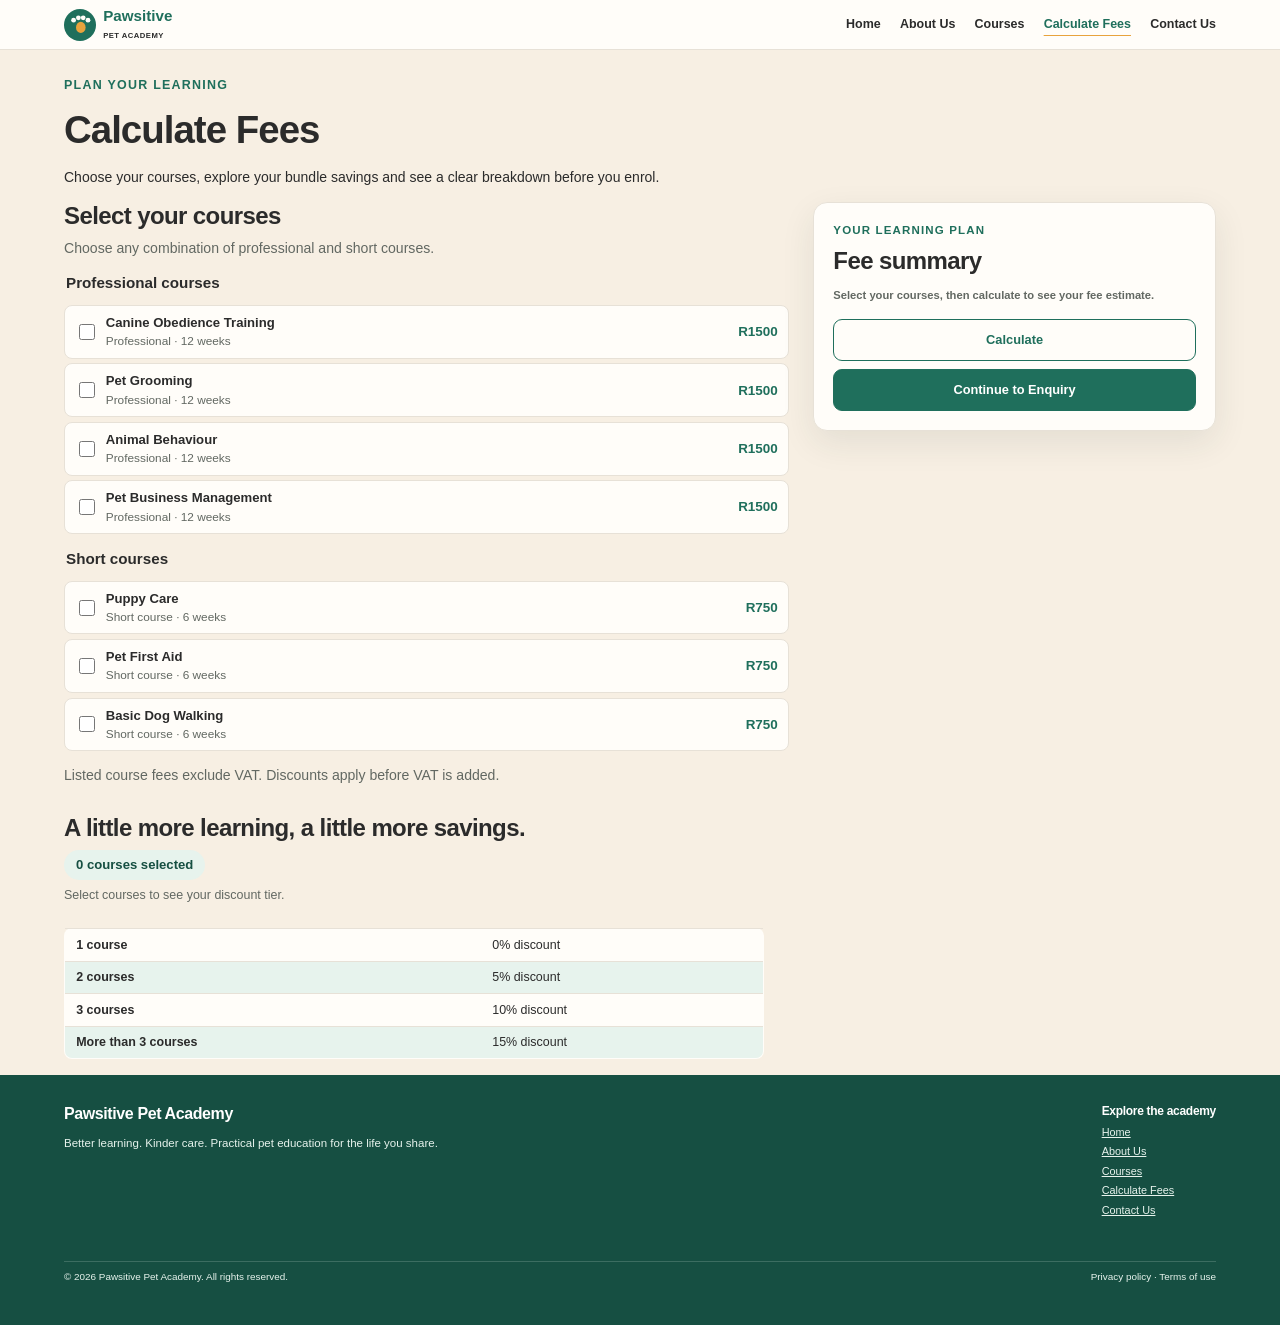
<file: fees.html>
<!DOCTYPE html>
<html lang="en">
<head>
    <meta charset="UTF-8">
    <meta name="viewport" content="width=device-width, initial-scale=1.0">
    <title>Calculate Fees | Pawsitive Pet Academy</title>
    <link rel="stylesheet" href="styles.css">
    <script src="script.js" defer></script>
</head>
<body class="fees-page">

    <!-- Shared site header: academy identity and primary page navigation. -->
    <header class="site-header">
        <a href="index.html" class="logo" aria-label="Pawsitive Pet Academy home">
            <svg class="logo-mark" viewBox="0 0 40 40" aria-hidden="true">
                <circle cx="20" cy="20" r="20" fill="currentColor"></circle>
                <circle cx="12" cy="14" r="3" fill="#FFFDF9"></circle>
                <circle cx="18" cy="11" r="3" fill="#FFFDF9"></circle>
                <circle cx="24" cy="11" r="3" fill="#FFFDF9"></circle>
                <circle cx="30" cy="14" r="3" fill="#FFFDF9"></circle>
                <ellipse cx="21" cy="23" rx="6" ry="7" fill="#E8A33D"></ellipse>
            </svg>
            <span class="logo-copy"><span>Pawsitive</span><small>Pet Academy</small></span>
        </a>
        <nav aria-label="Main navigation">
            <a href="index.html">Home</a>
            <a href="about.html">About Us</a>
            <a href="courses.html">Courses</a>
            <a href="fees.html" aria-current="page">Calculate Fees</a>
            <a href="contact.html">Contact Us</a>
        </nav>
    </header>

    <main>
        <!-- Fee calculator introduction explains the course-selection task. -->
        <section class="page-intro">
            <p class="eyebrow">Plan your learning</p>
            <h1>Calculate Fees</h1>
            <p>
                Choose your courses, explore your bundle savings and see
                a clear breakdown before you enrol.
            </p>
        </section>

        <!-- Course choices and the associated fee summary form the calculator. -->
        <div class="fee-calculator-layout">
            <section class="course-selection">
                <h2>Select your courses</h2>
                <p>Choose any combination of professional and short courses.</p>

                <form id="fee-calculator-form">
                    <fieldset>
                        <legend>Professional courses</legend>

                        <label class="course-option">
                            <input type="checkbox" name="courses"
                                   value="canine-obedience-training">
                            <span>Canine Obedience Training</span>
                            <span>Professional · 12 weeks</span>
                            <span>R1500</span>
                        </label>

                        <label class="course-option">
                            <input type="checkbox" name="courses"
                                   value="pet-grooming">
                            <span>Pet Grooming</span>
                            <span>Professional · 12 weeks</span>
                            <span>R1500</span>
                        </label>

                        <label class="course-option">
                            <input type="checkbox" name="courses"
                                   value="animal-behaviour">
                            <span>Animal Behaviour</span>
                            <span>Professional · 12 weeks</span>
                            <span>R1500</span>
                        </label>

                        <label class="course-option">
                            <input type="checkbox" name="courses"
                                   value="pet-business-management">
                            <span>Pet Business Management</span>
                            <span>Professional · 12 weeks</span>
                            <span>R1500</span>
                        </label>
                    </fieldset>

                    <fieldset>
                        <legend>Short courses</legend>

                        <label class="course-option">
                            <input type="checkbox" name="courses"
                                   value="puppy-care">
                            <span>Puppy Care</span>
                            <span>Short course · 6 weeks</span>
                            <span>R750</span>
                        </label>

                        <label class="course-option">
                            <input type="checkbox" name="courses"
                                   value="pet-first-aid">
                            <span>Pet First Aid</span>
                            <span>Short course · 6 weeks</span>
                            <span>R750</span>
                        </label>

                        <label class="course-option">
                            <input type="checkbox" name="courses"
                                   value="basic-dog-walking">
                            <span>Basic Dog Walking</span>
                            <span>Short course · 6 weeks</span>
                            <span>R750</span>
                        </label>
                    </fieldset>
                </form>
                <p>Listed course fees exclude VAT. Discounts apply before VAT is added.</p>
            </section>

            <aside class="quote-summary">
                <p class="eyebrow">Your learning plan</p>
                <h2>Fee summary</h2>
                <div id="quote-results" aria-live="polite"></div>
                <p id="fee-feedback" class="form-feedback" role="status" aria-live="polite"></p>
                <button id="calculate-fees" type="button" class="button button-secondary">Calculate</button>
                <a id="continue-to-enquiry" href="contact.html" class="button button-primary">
                    Continue to Enquiry
                </a>
            </aside>
        </div>

        <!-- Discount thresholds explain the bundle savings available. -->
        <section class="discount-info">
            <h2>A little more learning, a little more savings.</h2>
            <p id="selected-course-count" class="course-selection-count" aria-live="polite">
                0 courses selected
            </p>
            <p id="discount-tier-feedback" class="discount-tier-feedback" aria-live="polite">
                Select courses to see your discount tier.
            </p>
            <table>
                <caption>Course bundle discount rates</caption>
                <thead>
                    <tr>
                        <th scope="col">Number of courses</th>
                        <th scope="col">Discount</th>
                    </tr>
                </thead>
                <tbody>
                    <tr data-course-tier="1"><th scope="row">1 course</th><td>0% discount</td></tr>
                    <tr data-course-tier="2"><th scope="row">2 courses</th><td>5% discount</td></tr>
                    <tr data-course-tier="3"><th scope="row">3 courses</th><td>10% discount</td></tr>
                    <tr data-course-tier="4"><th scope="row">More than 3 courses</th><td>15% discount</td></tr>
                </tbody>
            </table>
        </section>
    </main>

    <!-- Shared footer: academy summary, secondary navigation, and legal links. -->
    <footer class="site-footer">
        <div class="footer-brand">
            <h2><span>Pawsitive</span> <span>Pet Academy</span></h2>
            <p>Better learning. Kinder care. Practical pet education for the life you share.</p>
        </div>
        <div class="footer-links">
            <h3>Explore the academy</h3>
            <nav aria-label="Footer navigation">
                <a href="index.html">Home</a>
                <a href="about.html">About Us</a>
                <a href="courses.html">Courses</a>
                <a href="fees.html">Calculate Fees</a>
                <a href="contact.html">Contact Us</a>
            </nav>
        </div>
        <div class="footer-legal">
            <p>&copy; 2026 Pawsitive Pet Academy. All rights reserved.</p>
            <p>Privacy policy · Terms of use</p>
        </div>
    </footer>

</body>
</html>
</file>
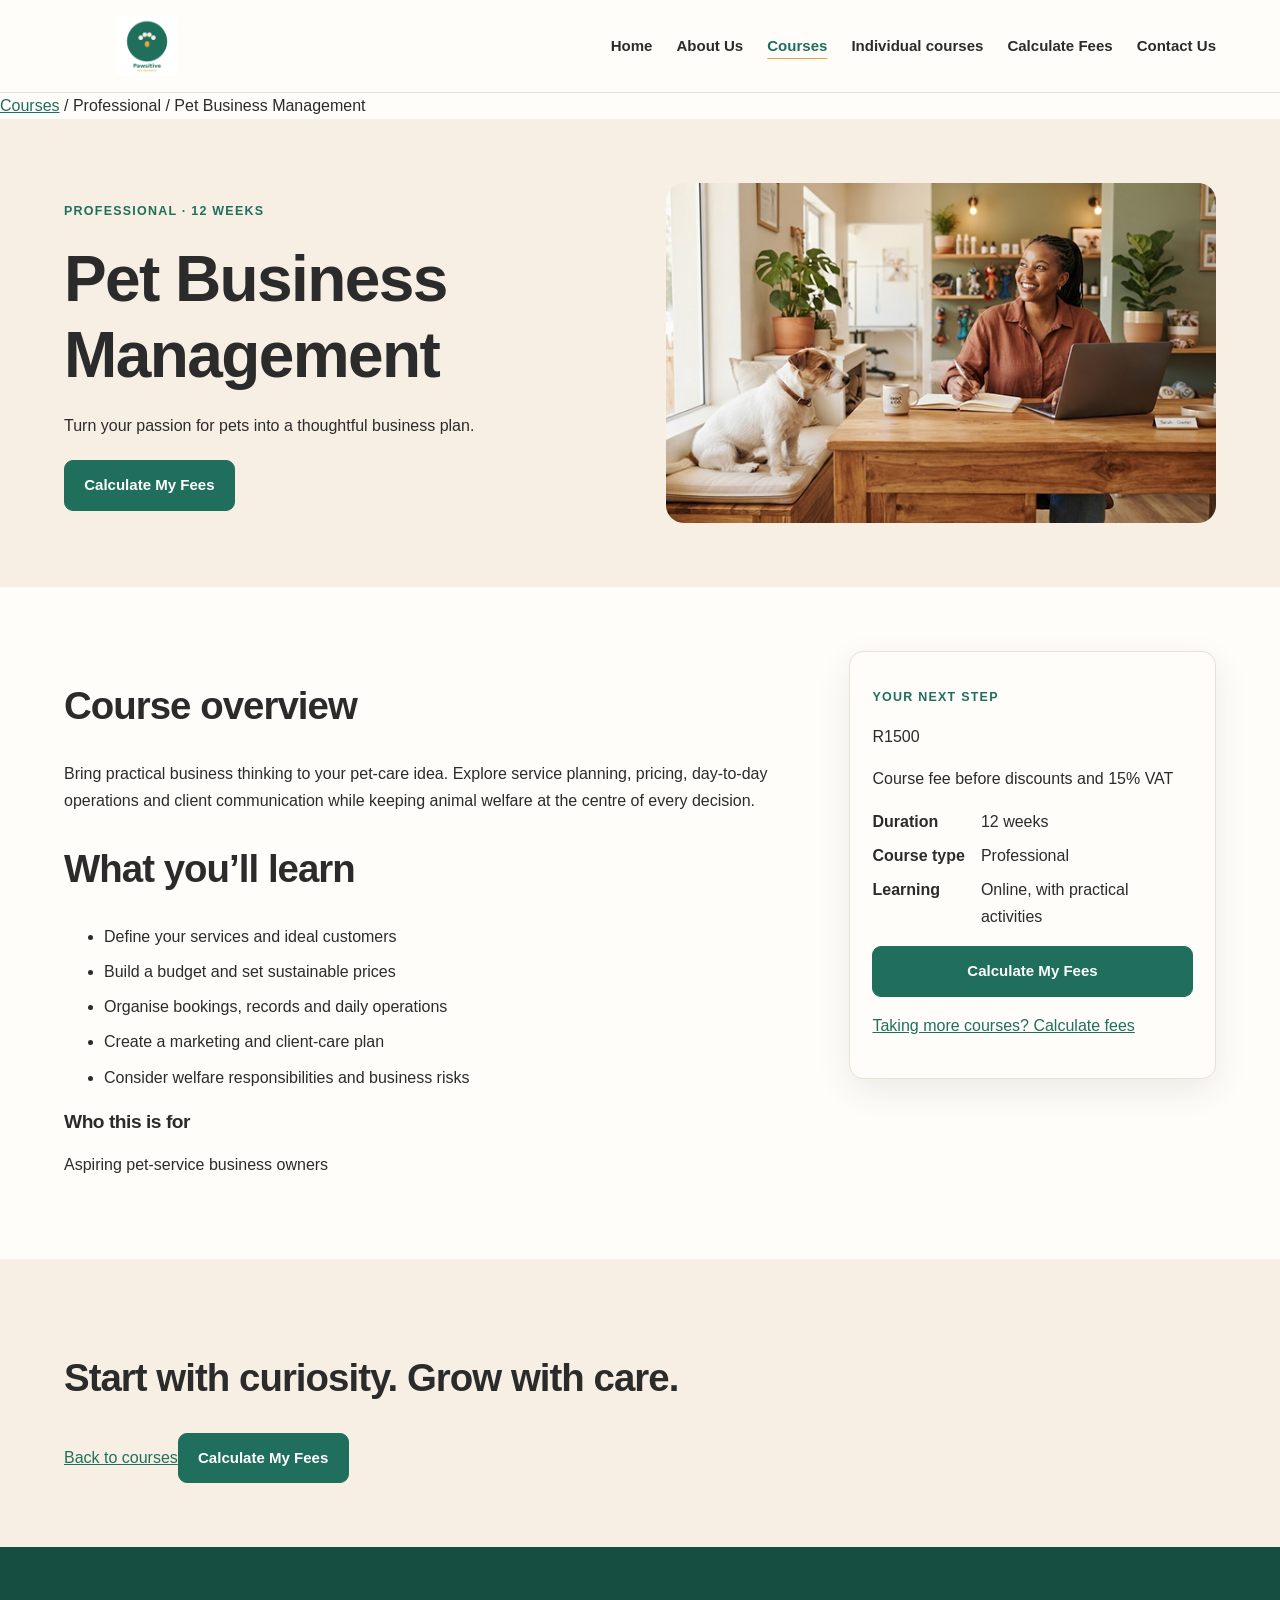
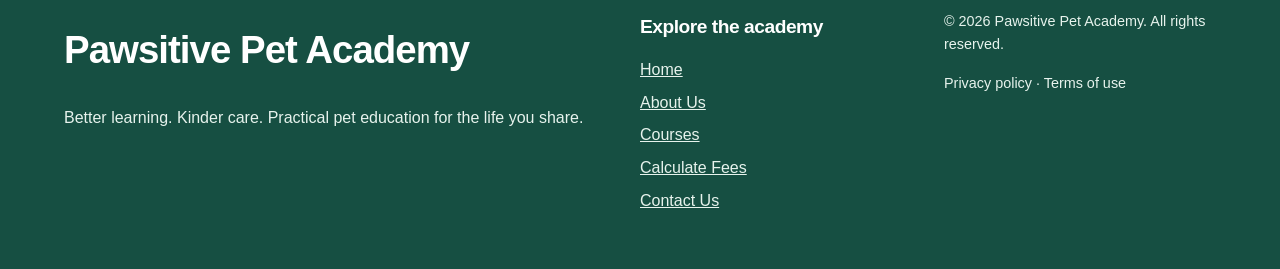
<file: pet-business-management.html>
<!DOCTYPE html>
<html lang="en">
<head>
    <meta charset="UTF-8">
    <meta name="viewport" content="width=device-width, initial-scale=1.0">
    <title>Pet Business Management | Pawsitive Pet Academy</title>
    <link rel="stylesheet" href="styles.css">
    <script src="script.js" defer></script>
</head>
<body>
    <!-- Shared site header with the courses section identified as current. -->
    <header class="site-header">
        <a href="index.html" class="logo" aria-label="Pawsitive Pet Academy home"><img src="images/pawsitive-logo.png" alt="Pawsitive Pet Academy logo" style="display:block; width:180px; height:auto; max-height:52px; object-fit:contain;"></a>
        <nav aria-label="Main navigation"><a href="index.html">Home</a><a href="about.html">About Us</a><a href="courses.html" aria-current="page">Courses</a><a href="fees.html">Calculate Fees</a><a href="contact.html">Contact Us</a></nav>
    </header>
    <main>
        <!-- Breadcrumb navigation returns learners to the course collection. -->
        <nav aria-label="Breadcrumb"><a href="courses.html">Courses</a><span aria-hidden="true"> / </span><span>Professional</span><span aria-hidden="true"> / </span><span aria-current="page">Pet Business Management</span></nav>
        <!-- Course introduction pairs the key facts and enrolment action with imagery. -->
        <section class="course-hero"><div class="course-hero-content"><p class="course-type">Professional · 12 weeks</p><h1>Pet Business Management</h1><p>Turn your passion for pets into a thoughtful business plan.</p><a href="fees.html?course=pet-business-management" class="button button-primary">Calculate My Fees</a></div><img src="images/course-business-management.png" alt="Pet-care business owner working with a dog" style="display:block; width:100%; max-width:520px; height:340px; object-fit:cover; border-radius:18px;"></section>
        <!-- Course overview and learning outcomes sit alongside the fee summary. -->
        <div class="course-detail-layout">
            <div class="course-detail-content">
                <section><h2>Course overview</h2><p>Bring practical business thinking to your pet-care idea. Explore service planning, pricing, day-to-day operations and client communication while keeping animal welfare at the centre of every decision.</p></section>
                <section><h2>What you’ll learn</h2><ul><li>Define your services and ideal customers</li><li>Build a budget and set sustainable prices</li><li>Organise bookings, records and daily operations</li><li>Create a marketing and client-care plan</li><li>Consider welfare responsibilities and business risks</li></ul></section>
                <aside class="course-audience"><h3>Who this is for</h3><p>Aspiring pet-service business owners</p></aside>
            </div>
            <aside class="course-enrol-summary"><p class="eyebrow">Your next step</p><p class="course-price">R1500</p><p>Course fee before discounts and 15% VAT</p><dl><dt>Duration</dt><dd>12 weeks</dd><dt>Course type</dt><dd>Professional</dd><dt>Learning</dt><dd>Online, with practical activities</dd></dl><a href="fees.html?course=pet-business-management" class="button button-primary">Calculate My Fees</a><p><a href="fees.html">Taking more courses? Calculate fees</a></p></aside>
        </div>
        <!-- Closing action offers a route back to the catalog or enrolment. -->
        <section class="course-closing"><h2>Start with curiosity. Grow with care.</h2><a href="courses.html">Back to courses</a><a href="fees.html?course=pet-business-management" class="button button-primary">Calculate My Fees</a></section>
    </main>
    <!-- Shared footer: academy summary and secondary navigation. -->
    <footer class="site-footer"><div class="footer-brand"><h2><span>Pawsitive</span> <span>Pet Academy</span></h2><p>Better learning. Kinder care. Practical pet education for the life you share.</p></div><div class="footer-links"><h3>Explore the academy</h3><nav aria-label="Footer navigation"><a href="index.html">Home</a><a href="about.html">About Us</a><a href="courses.html">Courses</a><a href="fees.html">Calculate Fees</a><a href="contact.html">Contact Us</a></nav></div><div class="footer-legal"><p>&copy; 2026 Pawsitive Pet Academy. All rights reserved.</p><p>Privacy policy · Terms of use</p></div></footer>
</body>
</html>
</file>
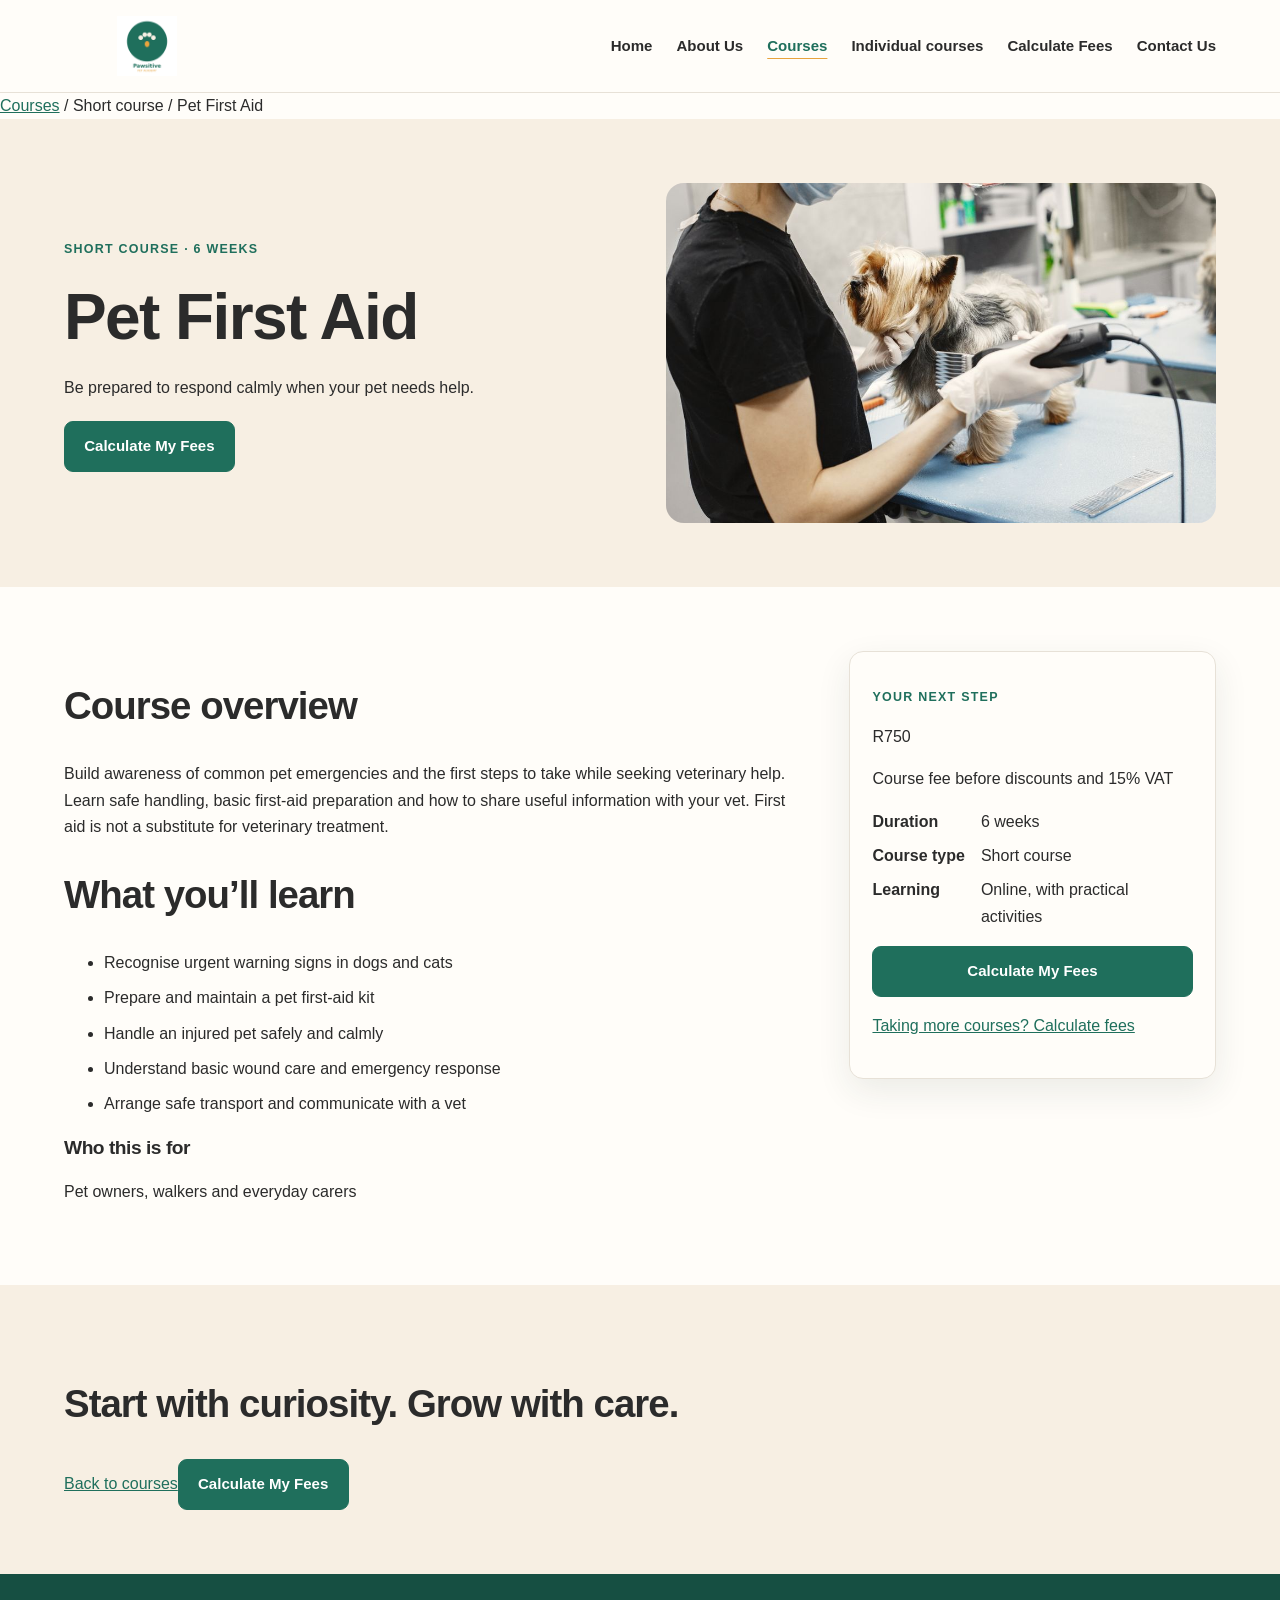
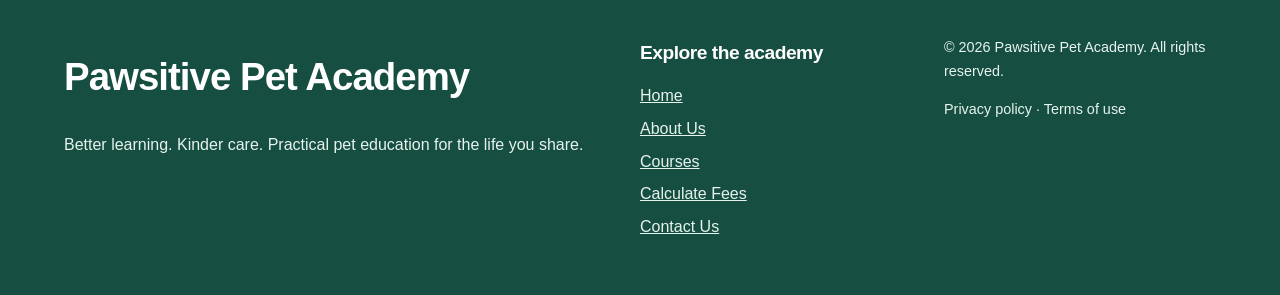
<file: pet-first-aid.html>
<!DOCTYPE html>
<html lang="en">
<head>
    <meta charset="UTF-8">
    <meta name="viewport" content="width=device-width, initial-scale=1.0">
    <title>Pet First Aid | Pawsitive Pet Academy</title>
    <link rel="stylesheet" href="styles.css">
    <script src="script.js" defer></script>
</head>
<body>
    <!-- Shared site header with the courses section identified as current. -->
    <header class="site-header"><a href="index.html" class="logo" aria-label="Pawsitive Pet Academy home"><img src="images/pawsitive-logo.png" alt="Pawsitive Pet Academy logo" style="display:block; width:180px; height:auto; max-height:52px; object-fit:contain;"></a><nav aria-label="Main navigation"><a href="index.html">Home</a><a href="about.html">About Us</a><a href="courses.html" aria-current="page">Courses</a><a href="fees.html">Calculate Fees</a><a href="contact.html">Contact Us</a></nav></header>
    <main>
        <!-- Breadcrumb navigation returns learners to the course collection. -->
        <nav aria-label="Breadcrumb"><a href="courses.html">Courses</a><span aria-hidden="true"> / </span><span>Short course</span><span aria-hidden="true"> / </span><span aria-current="page">Pet First Aid</span></nav>
        <!-- Course introduction pairs the key facts and enrolment action with imagery. -->
        <section class="course-hero"><div class="course-hero-content"><p class="course-type">Short course · 6 weeks</p><h1>Pet First Aid</h1><p>Be prepared to respond calmly when your pet needs help.</p><a href="fees.html?course=pet-first-aid" class="button button-primary">Calculate My Fees</a></div><img src="images/course-first-aid.jpg" alt="Veterinary professional providing first aid to a dog" style="display:block; width:100%; max-width:520px; height:340px; object-fit:cover; border-radius:18px;"></section>
        <!-- Course overview and learning outcomes sit alongside the fee summary. -->
        <div class="course-detail-layout">
            <div class="course-detail-content">
                <section><h2>Course overview</h2><p>Build awareness of common pet emergencies and the first steps to take while seeking veterinary help. Learn safe handling, basic first-aid preparation and how to share useful information with your vet. First aid is not a substitute for veterinary treatment.</p></section>
                <section><h2>What you’ll learn</h2><ul><li>Recognise urgent warning signs in dogs and cats</li><li>Prepare and maintain a pet first-aid kit</li><li>Handle an injured pet safely and calmly</li><li>Understand basic wound care and emergency response</li><li>Arrange safe transport and communicate with a vet</li></ul></section>
                <aside class="course-audience"><h3>Who this is for</h3><p>Pet owners, walkers and everyday carers</p></aside>
            </div>
            <aside class="course-enrol-summary"><p class="eyebrow">Your next step</p><p class="course-price">R750</p><p>Course fee before discounts and 15% VAT</p><dl><dt>Duration</dt><dd>6 weeks</dd><dt>Course type</dt><dd>Short course</dd><dt>Learning</dt><dd>Online, with practical activities</dd></dl><a href="fees.html?course=pet-first-aid" class="button button-primary">Calculate My Fees</a><p><a href="fees.html">Taking more courses? Calculate fees</a></p></aside>
        </div>
        <!-- Closing action offers a route back to the catalog or enrolment. -->
        <section class="course-closing"><h2>Start with curiosity. Grow with care.</h2><a href="courses.html">Back to courses</a><a href="fees.html?course=pet-first-aid" class="button button-primary">Calculate My Fees</a></section>
    </main>
    <!-- Shared footer: academy summary and secondary navigation. -->
    <footer class="site-footer"><div class="footer-brand"><h2><span>Pawsitive</span> <span>Pet Academy</span></h2><p>Better learning. Kinder care. Practical pet education for the life you share.</p></div><div class="footer-links"><h3>Explore the academy</h3><nav aria-label="Footer navigation"><a href="index.html">Home</a><a href="about.html">About Us</a><a href="courses.html">Courses</a><a href="fees.html">Calculate Fees</a><a href="contact.html">Contact Us</a></nav></div><div class="footer-legal"><p>&copy; 2026 Pawsitive Pet Academy. All rights reserved.</p><p>Privacy policy · Terms of use</p></div></footer>
</body>
</html>
</file>
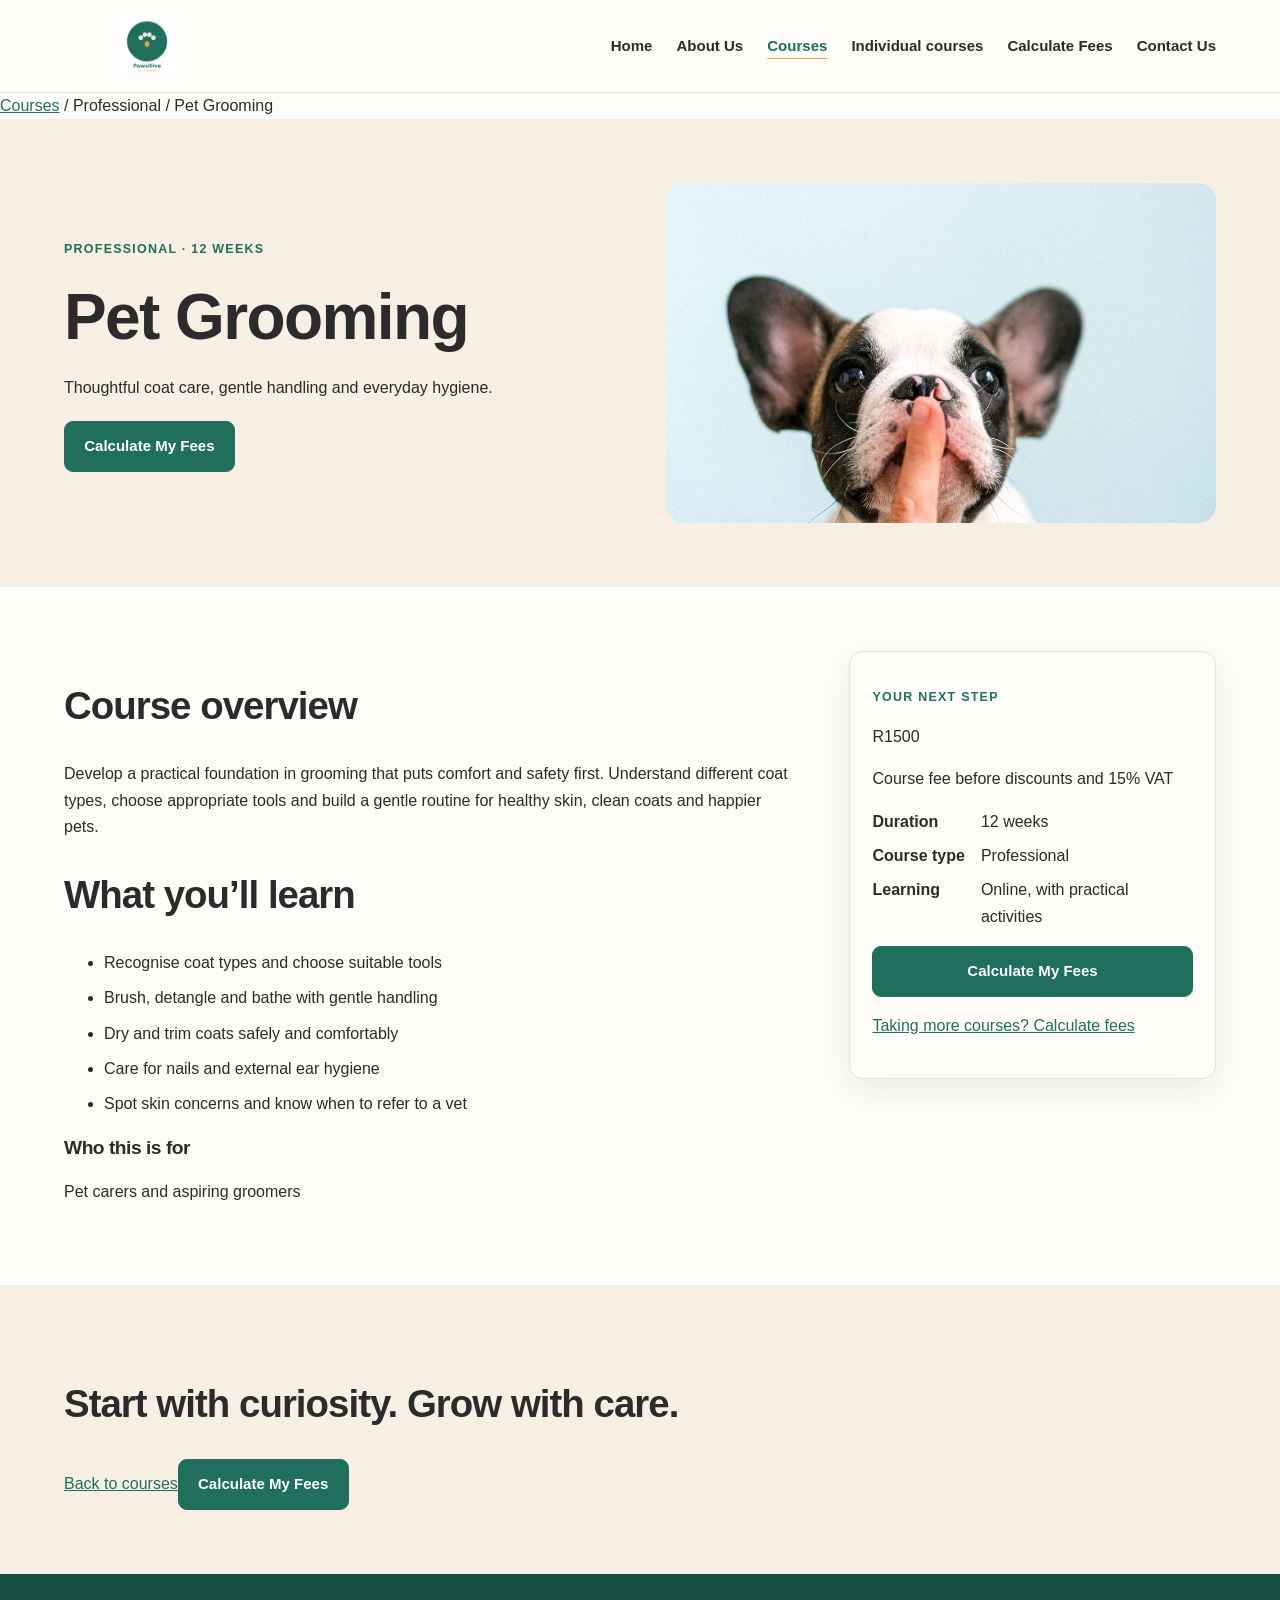
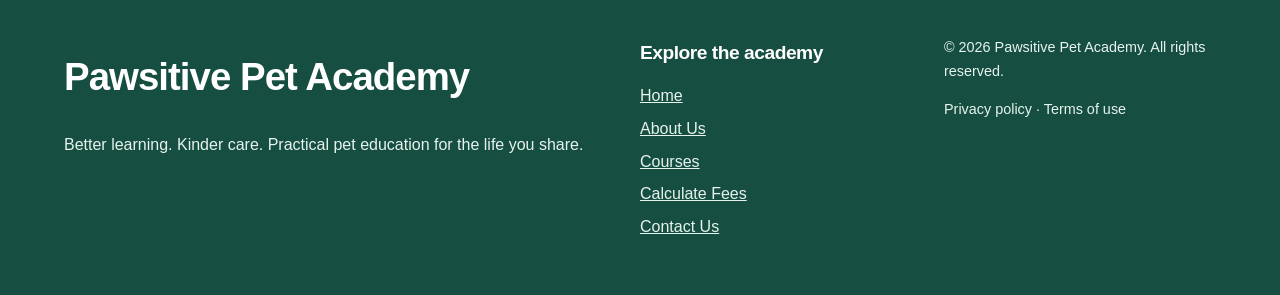
<file: pet-grooming.html>
<!DOCTYPE html>
<html lang="en">
<head>
    <meta charset="UTF-8">
    <meta name="viewport" content="width=device-width, initial-scale=1.0">
    <title>Pet Grooming | Pawsitive Pet Academy</title>
    <link rel="stylesheet" href="styles.css">
    <script src="script.js" defer></script>
</head>
<body>
    <!-- Shared site header with the courses section identified as current. -->
    <header class="site-header">
        <a href="index.html" class="logo" aria-label="Pawsitive Pet Academy home"><img src="images/pawsitive-logo.png" alt="Pawsitive Pet Academy logo" style="display:block; width:180px; height:auto; max-height:52px; object-fit:contain;"></a>
        <nav aria-label="Main navigation">
            <a href="index.html">Home</a><a href="about.html">About Us</a><a href="courses.html" aria-current="page">Courses</a><a href="fees.html">Calculate Fees</a><a href="contact.html">Contact Us</a>
        </nav>
    </header>
    <main>
        <!-- Breadcrumb navigation returns learners to the course collection. -->
        <nav aria-label="Breadcrumb"><a href="courses.html">Courses</a><span aria-hidden="true"> / </span><span>Professional</span><span aria-hidden="true"> / </span><span aria-current="page">Pet Grooming</span></nav>
        <!-- Course introduction pairs the key facts and enrolment action with imagery. -->
        <section class="course-hero">
            <div class="course-hero-content">
                <p class="course-type">Professional · 12 weeks</p>
                <h1>Pet Grooming</h1>
                <p>Thoughtful coat care, gentle handling and everyday hygiene.</p>
                <a href="fees.html?course=pet-grooming" class="button button-primary">Calculate My Fees</a>
            </div>
            <img src="images/course-grooming.jpg" alt="Dog being gently cared for during grooming" style="display:block; width:100%; max-width:520px; height:340px; object-fit:cover; border-radius:18px;">
        </section>
        <!-- Course overview and learning outcomes sit alongside the fee summary. -->
        <div class="course-detail-layout">
            <div class="course-detail-content">
                <section><h2>Course overview</h2><p>Develop a practical foundation in grooming that puts comfort and safety first. Understand different coat types, choose appropriate tools and build a gentle routine for healthy skin, clean coats and happier pets.</p></section>
                <section>
                    <h2>What you’ll learn</h2>
                    <ul><li>Recognise coat types and choose suitable tools</li><li>Brush, detangle and bathe with gentle handling</li><li>Dry and trim coats safely and comfortably</li><li>Care for nails and external ear hygiene</li><li>Spot skin concerns and know when to refer to a vet</li></ul>
                </section>
                <aside class="course-audience"><h3>Who this is for</h3><p>Pet carers and aspiring groomers</p></aside>
            </div>
            <aside class="course-enrol-summary">
                <p class="eyebrow">Your next step</p><p class="course-price">R1500</p><p>Course fee before discounts and 15% VAT</p>
                <dl><dt>Duration</dt><dd>12 weeks</dd><dt>Course type</dt><dd>Professional</dd><dt>Learning</dt><dd>Online, with practical activities</dd></dl>
                <a href="fees.html?course=pet-grooming" class="button button-primary">Calculate My Fees</a><p><a href="fees.html">Taking more courses? Calculate fees</a></p>
            </aside>
        </div>
        <!-- Closing action offers a route back to the catalog or enrolment. -->
        <section class="course-closing"><h2>Start with curiosity. Grow with care.</h2><a href="courses.html">Back to courses</a><a href="fees.html?course=pet-grooming" class="button button-primary">Calculate My Fees</a></section>
    </main>
    <!-- Shared footer: academy summary and secondary navigation. -->
    <footer class="site-footer">
        <div class="footer-brand"><h2><span>Pawsitive</span> <span>Pet Academy</span></h2><p>Better learning. Kinder care. Practical pet education for the life you share.</p></div>
        <div class="footer-links"><h3>Explore the academy</h3><nav aria-label="Footer navigation"><a href="index.html">Home</a><a href="about.html">About Us</a><a href="courses.html">Courses</a><a href="fees.html">Calculate Fees</a><a href="contact.html">Contact Us</a></nav></div>
        <div class="footer-legal"><p>&copy; 2026 Pawsitive Pet Academy. All rights reserved.</p><p>Privacy policy · Terms of use</p></div>
    </footer>
</body>
</html>
</file>
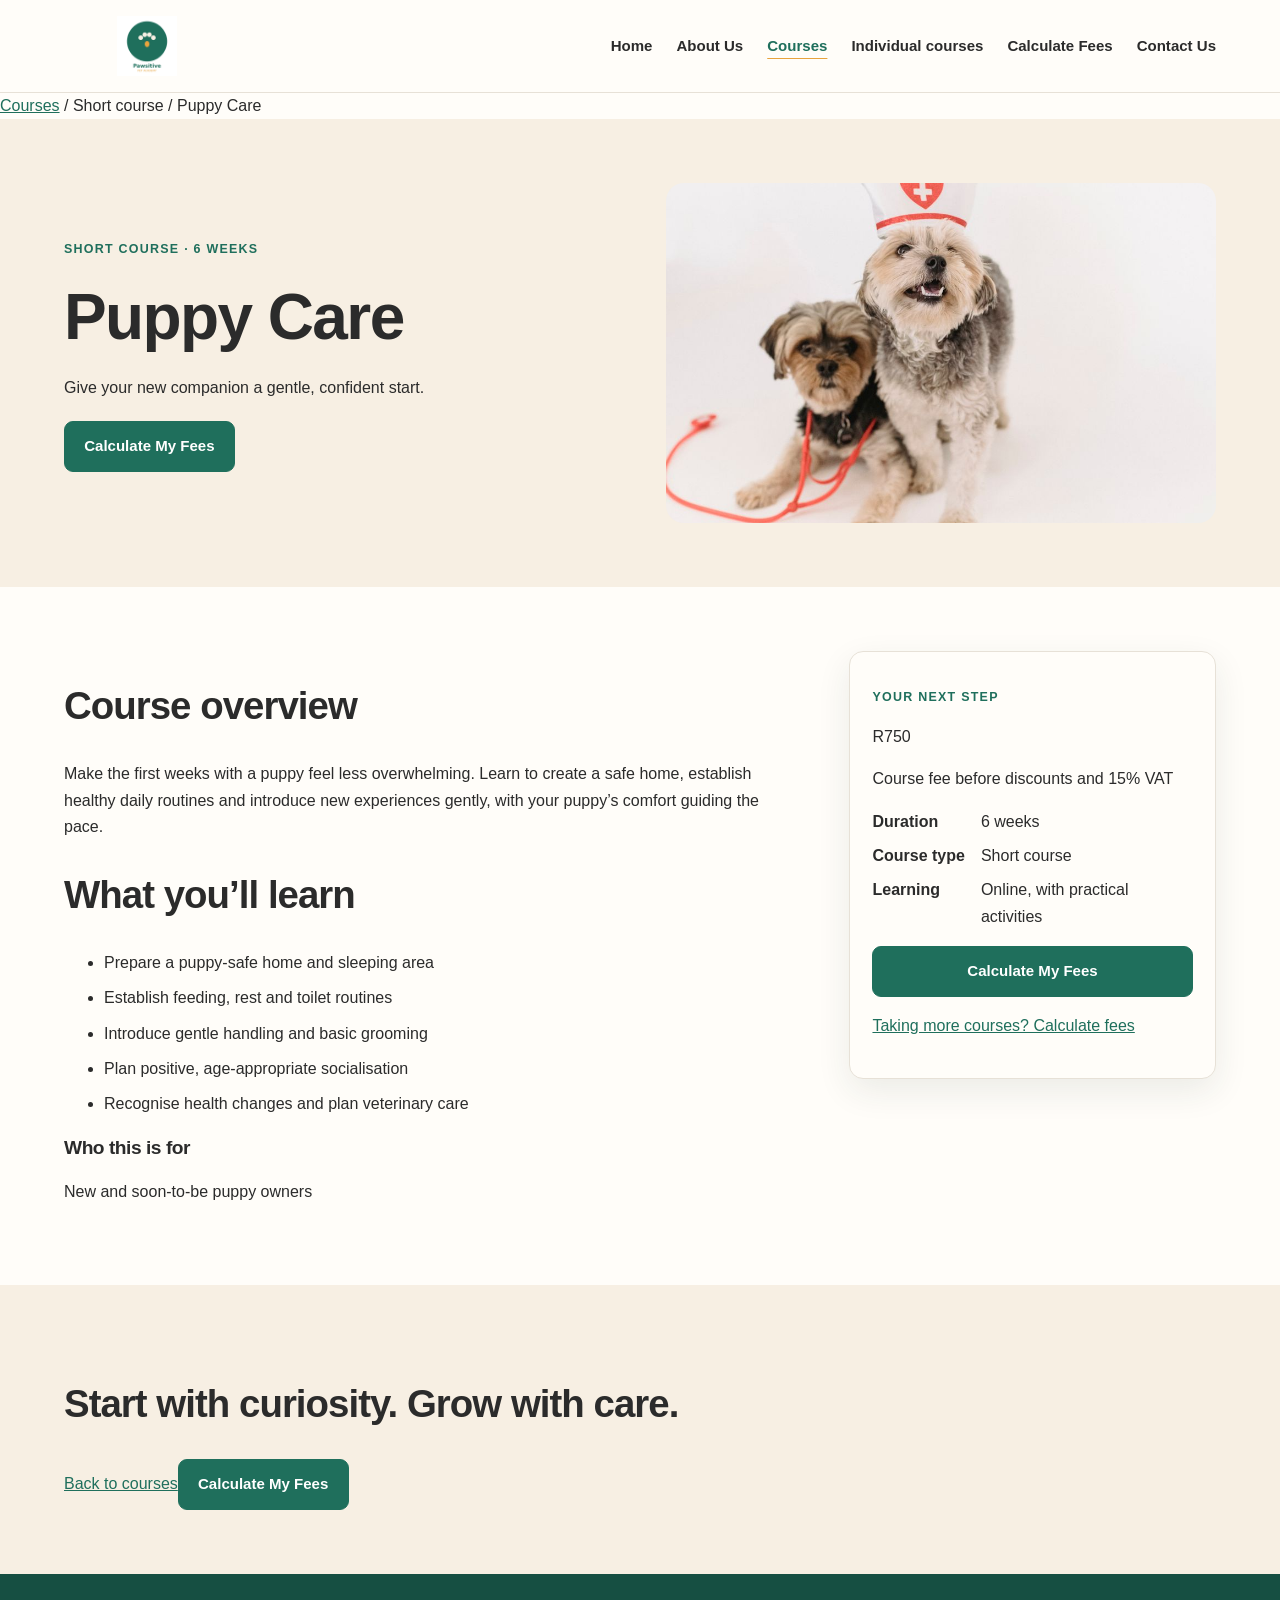
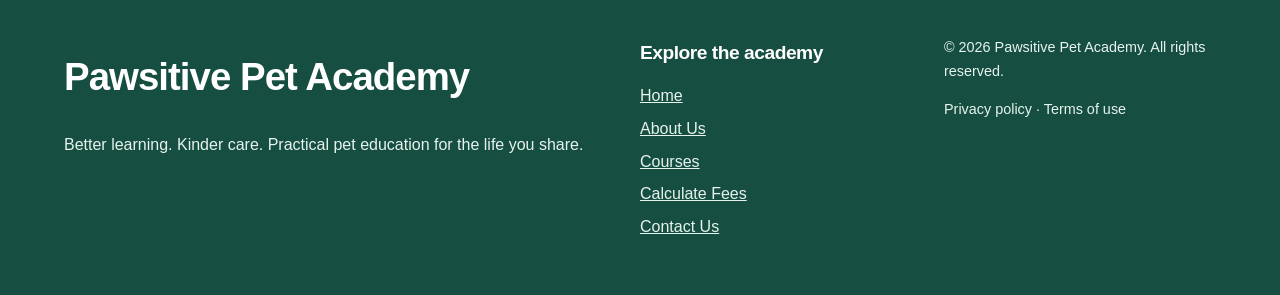
<file: puppy-care.html>
<!DOCTYPE html>
<html lang="en">
<head>
    <meta charset="UTF-8">
    <meta name="viewport" content="width=device-width, initial-scale=1.0">
    <title>Puppy Care | Pawsitive Pet Academy</title>
    <link rel="stylesheet" href="styles.css">
    <script src="script.js" defer></script>
</head>
<body>
    <!-- Shared site header with the courses section identified as current. -->
    <header class="site-header"><a href="index.html" class="logo" aria-label="Pawsitive Pet Academy home"><img src="images/pawsitive-logo.png" alt="Pawsitive Pet Academy logo" style="display:block; width:180px; height:auto; max-height:52px; object-fit:contain;"></a><nav aria-label="Main navigation"><a href="index.html">Home</a><a href="about.html">About Us</a><a href="courses.html" aria-current="page">Courses</a><a href="fees.html">Calculate Fees</a><a href="contact.html">Contact Us</a></nav></header>
    <main>
        <!-- Breadcrumb navigation returns learners to the course collection. -->
        <nav aria-label="Breadcrumb"><a href="courses.html">Courses</a><span aria-hidden="true"> / </span><span>Short course</span><span aria-hidden="true"> / </span><span aria-current="page">Puppy Care</span></nav>
        <!-- Course introduction pairs the key facts and enrolment action with imagery. -->
        <section class="course-hero"><div class="course-hero-content"><p class="course-type">Short course · 6 weeks</p><h1>Puppy Care</h1><p>Give your new companion a gentle, confident start.</p><a href="fees.html?course=puppy-care" class="button button-primary">Calculate My Fees</a></div><img src="images/course-puppy.jpg" alt="Puppies receiving gentle care" style="display:block; width:100%; max-width:520px; height:340px; object-fit:cover; border-radius:18px;"></section>
        <!-- Course overview and learning outcomes sit alongside the fee summary. -->
        <div class="course-detail-layout">
            <div class="course-detail-content">
                <section><h2>Course overview</h2><p>Make the first weeks with a puppy feel less overwhelming. Learn to create a safe home, establish healthy daily routines and introduce new experiences gently, with your puppy’s comfort guiding the pace.</p></section>
                <section><h2>What you’ll learn</h2><ul><li>Prepare a puppy-safe home and sleeping area</li><li>Establish feeding, rest and toilet routines</li><li>Introduce gentle handling and basic grooming</li><li>Plan positive, age-appropriate socialisation</li><li>Recognise health changes and plan veterinary care</li></ul></section>
                <aside class="course-audience"><h3>Who this is for</h3><p>New and soon-to-be puppy owners</p></aside>
            </div>
            <aside class="course-enrol-summary"><p class="eyebrow">Your next step</p><p class="course-price">R750</p><p>Course fee before discounts and 15% VAT</p><dl><dt>Duration</dt><dd>6 weeks</dd><dt>Course type</dt><dd>Short course</dd><dt>Learning</dt><dd>Online, with practical activities</dd></dl><a href="fees.html?course=puppy-care" class="button button-primary">Calculate My Fees</a><p><a href="fees.html">Taking more courses? Calculate fees</a></p></aside>
        </div>
        <!-- Closing action offers a route back to the catalog or enrolment. -->
        <section class="course-closing"><h2>Start with curiosity. Grow with care.</h2><a href="courses.html">Back to courses</a><a href="fees.html?course=puppy-care" class="button button-primary">Calculate My Fees</a></section>
    </main>
    <!-- Shared footer: academy summary and secondary navigation. -->
    <footer class="site-footer"><div class="footer-brand"><h2><span>Pawsitive</span> <span>Pet Academy</span></h2><p>Better learning. Kinder care. Practical pet education for the life you share.</p></div><div class="footer-links"><h3>Explore the academy</h3><nav aria-label="Footer navigation"><a href="index.html">Home</a><a href="about.html">About Us</a><a href="courses.html">Courses</a><a href="fees.html">Calculate Fees</a><a href="contact.html">Contact Us</a></nav></div><div class="footer-legal"><p>&copy; 2026 Pawsitive Pet Academy. All rights reserved.</p><p>Privacy policy · Terms of use</p></div></footer>
</body>
</html>
</file>
<file: styles.css>
:root {
    color-scheme: light;
    --teal: #1F6F5C;
    --teal-dark: #164F42;
    --cream: #F7EFE3;
    --amber: #E8A33D;
    --charcoal: #2B2B2B;
    --mint: #E7F3ED;
    --white: #FFFDF9;
    --line: #E7E1D7;
    --shadow: 0 12px 34px rgba(35, 59, 49, 0.09);
}

* {
    box-sizing: border-box;
}

html {
    scroll-behavior: smooth;
}

body {
    margin: 0;
    color: var(--charcoal);
    background: var(--white);
    font: 16px/1.65 Arial, sans-serif;
}

h1,
h2,
h3,
h4 {
    line-height: 1.2;
    letter-spacing: -0.025em;
}

h1 {
    font-size: clamp(2.35rem, 5vw, 4rem);
    margin: 0.3em 0;
}

h2 {
    font-size: clamp(1.6rem, 3vw, 2.4rem);
}

h3 {
    font-size: 1.2rem;
}

a {
    color: var(--teal);
}

a:hover {
    text-decoration-color: var(--amber);
}

img {
    max-width: 100%;
}

button,
input,
textarea,
select {
    font: inherit;
}

a:focus-visible,
button:focus-visible,
input:focus-visible,
textarea:focus-visible,
select:focus-visible {
    outline: 3px solid var(--amber);
    outline-offset: 3px;
}

.site-header {
    position: relative;
    z-index: 2;
    display: flex;
    align-items: center;
    justify-content: space-between;
    gap: 1.5rem;
    padding: 1rem max(5%, calc((100% - 1200px) / 2));
    background: var(--white);
    border-bottom: 1px solid var(--line);
}

.logo {
    display: flex;
    flex-shrink: 0;
    align-items: center;
    gap: 0.65rem;
    color: var(--teal);
    font-size: 1.15rem;
    font-weight: 800;
    line-height: 1.15;
    text-decoration: none;
}

.logo span {
    display: block;
}

.logo img {
    display: block !important;
    width: 165px !important;
    max-height: 60px !important;
    object-fit: contain;
}

.site-header nav {
    display: flex;
    flex-wrap: wrap;
    align-items: center;
    justify-content: flex-end;
    gap: 0.75rem 1.5rem;
}

.site-header nav a {
    color: var(--charcoal);
    font-size: 0.94rem;
    font-weight: 700;
    text-decoration: none;
}

.site-header nav a:hover,
.site-header nav a[aria-current="page"] {
    color: var(--teal);
    text-decoration: underline;
    text-decoration-color: var(--amber);
    text-underline-offset: 0.45rem;
}

.nav-dropdown {
    position: relative;
}

.nav-dropdown-toggle {
    padding: 0.1rem 0;
    color: var(--charcoal);
    background: transparent;
    border: 0;
    font-size: 0.94rem;
    font-weight: 700;
    cursor: pointer;
}

.nav-dropdown-toggle:hover,
.nav-dropdown-toggle[aria-expanded="true"] {
    color: var(--teal);
}

.nav-dropdown-panel {
    position: absolute;
    top: calc(100% + 0.5rem);
    left: 0;
    z-index: 5;
    display: grid;
    gap: 0.15rem;
    min-width: 250px;
    max-height: min(65vh, 420px);
    overflow-y: auto;
    padding: 0.55rem;
    background: var(--white);
    border: 1px solid var(--line);
    border-radius: 10px;
    box-shadow: var(--shadow);
}

.nav-dropdown-panel[hidden] {
    display: none;
}

.nav-dropdown-panel a {
    padding: 0.45rem 0.6rem;
    border-radius: 6px;
}

.nav-dropdown-panel a:hover,
.nav-dropdown-panel a:focus-visible {
    background: var(--mint);
}

main > section,
main > .fee-calculator-layout,
main > .contact-main,
main > .contact-information,
.course-detail-layout {
    padding: clamp(2.5rem, 5vw, 5rem) max(5%, calc((100% - 1200px) / 2));
}

.hero,
.about-preview,
.academy-story,
.course-hero,
.course-detail-layout,
.contact-main,
.fee-calculator-layout {
    display: grid;
    align-items: center;
    gap: clamp(1.5rem, 4vw, 4rem);
}

.hero,
.about-preview,
.academy-story,
.course-hero {
    grid-template-columns: repeat(2, minmax(0, 1fr));
}

.hero,
.course-hero,
.page-intro {
    background: var(--cream);
}

.hero > img,
.about-preview > img,
.academy-story > img,
.course-hero > img,
.course-detail-hero > img {
    width: 100% !important;
    max-width: none !important;
    height: 340px !important;
    object-fit: cover;
    border-radius: 18px;
}

.hero-content > .button,
.course-hero-content > .button {
    margin: 0.25rem 0.5rem 0.5rem 0;
}

.page-intro {
    padding-top: 3rem !important;
    padding-bottom: 3rem !important;
}

.eyebrow,
.course-type {
    color: var(--teal);
    font-size: 0.78rem;
    font-weight: 800;
    letter-spacing: 0.1em;
    text-transform: uppercase;
}

.section-heading {
    margin-bottom: 1.5rem;
}

.course-preview,
.discount-info,
.what-we-offer,
.call-to-action,
.course-closing {
    background: var(--cream);
}

.course-grid,
.offer-grid,
.value-grid,
.why-choose-us > div:not(.section-heading) {
    display: grid;
    grid-template-columns: repeat(3, minmax(0, 1fr));
    gap: 1.25rem;
    margin: 1.5rem 0;
}

.course-grid-four,
.offer-grid {
    grid-template-columns: repeat(2, minmax(0, 1fr));
}

.course-card,
.offer-card,
.value-card,
.contact-info-card,
.quote-summary,
.contact-form-section,
.contact-course-prompt,
.course-enrol-summary,
.course-price-card {
    overflow: hidden;
    background: var(--white);
    border: 1px solid var(--line);
    border-radius: 14px;
    box-shadow: var(--shadow);
}

.course-card img {
    display: block;
    width: 100% !important;
    max-width: none !important;
    height: 215px !important;
    object-fit: cover;
    border-radius: 0 !important;
}

.card-content,
.offer-card,
.value-card,
.contact-info-card {
    padding: 1.25rem;
}

.card-content h3 {
    margin-top: 0.2rem;
}

.card-content a,
.offer-card a {
    font-weight: 700;
}

.mission-section,
.why-choose-us,
.contact-course-prompt {
    background: var(--mint);
}

.value-grid,
.why-choose-us > div:not(.section-heading) {
    grid-template-columns: repeat(auto-fit, minmax(200px, 1fr));
}

.button {
    display: inline-flex;
    min-height: 44px;
    align-items: center;
    justify-content: center;
    padding: 0.75rem 1.2rem;
    border: 1px solid var(--teal);
    border-radius: 9px;
    font-size: 0.94rem;
    font-weight: 800;
    text-align: center;
    text-decoration: none;
}

.button:hover {
    transform: translateY(-1px);
}

.button-primary {
    color: #fff;
    background: var(--teal);
}

.button-primary:hover {
    color: #fff;
    background: var(--teal-dark);
}

.button-secondary {
    color: var(--teal);
    background: transparent;
}

.button-secondary:hover {
    background: var(--mint);
}

.course-list-section,
.course-detail-content,
.course-detail-layout > * {
    min-width: 0;
}

.course-detail-layout {
    grid-template-columns: minmax(0, 2fr) minmax(260px, 1fr);
    align-items: start;
}

.course-detail-layout li {
    margin: 0.55rem 0;
}

.course-enrol-summary,
.course-price-card {
    padding: 1.4rem;
}

.course-enrol-summary .button,
.course-price-card .button {
    width: 100%;
}

.course-detail-layout dl {
    display: grid;
    grid-template-columns: auto 1fr;
    gap: 0.5rem 1rem;
}

.course-detail-layout dt {
    font-weight: 700;
}

.course-detail-layout dd {
    margin: 0;
}

.site-footer {
    display: grid;
    grid-template-columns: 2fr 1fr 1fr;
    gap: 2rem;
    padding: 3rem max(5%, calc((100% - 1200px) / 2));
    color: var(--mint);
    background: var(--teal-dark);
}

.site-footer h2,
.site-footer h3 {
    color: #fff;
}

.site-footer a {
    display: block;
    margin: 0.4rem 0;
    color: var(--mint);
}

.footer-legal {
    font-size: 0.9rem;
}

.fee-calculator-layout {
    grid-template-columns: minmax(0, 1.7fr) minmax(290px, 1fr);
    align-items: start;
    background: var(--cream);
}

.course-selection fieldset {
    margin: 1.25rem 0;
    padding: 0;
    border: 0;
}

.course-selection legend {
    margin-bottom: 0.75rem;
    font-size: 1.15rem;
    font-weight: 800;
}

.course-option {
    display: grid;
    grid-template-columns: 24px minmax(0, 1fr) auto;
    align-items: center;
    gap: 0.35rem 1rem;
    margin: 0.6rem 0;
    padding: 1rem;
    background: var(--white);
    border: 1px solid var(--line);
    border-radius: 10px;
}

.course-option input {
    grid-row: span 2;
    width: 18px;
    height: 18px;
    accent-color: var(--teal);
}

.course-option span:nth-of-type(1) {
    font-weight: 800;
}

.course-option span:nth-of-type(2) {
    grid-column: 2;
    color: #626862;
    font-size: 0.85rem;
}

.course-option span:nth-of-type(3) {
    grid-column: 3;
    grid-row: 1 / span 2;
    color: var(--teal);
    font-weight: 800;
}

.quote-summary {
    padding: 1.5rem;
}

.quote-summary ul {
    padding-left: 1.3rem;
}

.summary-row {
    display: flex;
    justify-content: space-between;
    gap: 1rem;
    padding: 0.6rem 0;
    border-bottom: 1px solid var(--line);
}

.summary-row dd {
    margin: 0;
    font-weight: 700;
}

.summary-total {
    color: var(--teal);
    font-size: 1.15rem;
}

.form-feedback {
    min-height: 1.5em;
    color: #A02020;
    font-weight: 700;
}

.form-feedback.success {
    color: var(--teal);
}

.form-feedback.error,
.field-error {
    color: #A02020;
}

.field-error {
    min-height: 1.2em;
    margin: 0.25rem 0 0;
    font-size: 0.88rem;
}

[aria-invalid="true"] {
    border-color: #A02020 !important;
}

.quote-summary .button {
    width: 100%;
    margin-top: 0.65rem;
}

.discount-info table {
    width: min(100%, 700px);
    border-collapse: collapse;
    background: var(--white);
}

.discount-info caption {
    padding: 0.65rem 1rem;
    color: var(--teal-dark);
    font-weight: 700;
    text-align: left;
}

.discount-info thead {
    color: #fff;
    background: var(--teal);
}

.discount-info th,
.discount-info td {
    padding: 0.75rem 1rem;
    border-bottom: 1px solid var(--line);
    text-align: left;
}

.discount-info tr:nth-child(even) {
    background: var(--mint);
}

.contact-information {
    display: grid;
    grid-template-columns: repeat(4, minmax(0, 1fr));
    gap: 1rem;
}

.contact-main {
    grid-template-columns: repeat(2, minmax(0, 1fr));
    align-items: start;
}

.contact-form-section,
.contact-course-prompt {
    padding: 1.5rem;
}

.enquiry-context {
    margin: 1rem 0;
    padding: 1rem;
    border-left: 4px solid var(--amber);
    border-radius: 8px;
    background: var(--cream);
}

.enquiry-context h3,
.enquiry-context p {
    margin: 0.25rem 0;
}

.form-group {
    margin: 1rem 0;
}

.form-group label {
    display: block;
    margin-bottom: 0.35rem;
    font-weight: 700;
}

.form-group input:not([type="checkbox"]),
.form-group textarea {
    width: 100%;
    padding: 0.75rem;
    border: 1px solid #C9D0CA;
    border-radius: 8px;
    background: #fff;
}

.form-group input[type="checkbox"] {
    accent-color: var(--teal);
}

.map-section iframe {
    display: block;
    width: 100%;
    min-height: 300px;
    border: 1px solid var(--line);
    border-radius: 12px;
}

.map-section > a {
    display: inline-block;
    margin-top: 0.6rem;
}

.contact-course-prompt {
    margin-top: 1.5rem;
}

.contact-notice {
    margin: 1.5rem 5%;
    padding: 0.8rem 1rem;
    border-left: 4px solid var(--amber);
    background: #FFF1D5;
}

@media (max-width: 900px) {
    .site-header {
        align-items: flex-start;
        flex-direction: column;
    }

    .site-header nav {
        justify-content: flex-start;
    }

    .contact-information {
        grid-template-columns: repeat(2, minmax(0, 1fr));
    }

    .site-footer {
        grid-template-columns: repeat(2, minmax(0, 1fr));
    }
}

@media (max-width: 640px) {
    main > section,
    main > .fee-calculator-layout,
    main > .contact-main,
    main > .contact-information,
    .course-detail-layout {
        padding: 2.25rem 5%;
    }

    .site-header {
        padding: 1rem 5%;
    }

    .site-header nav {
        gap: 0.55rem 1rem;
    }

    .site-header nav a {
        font-size: 0.88rem;
    }

    .nav-dropdown {
        display: flex;
        flex-basis: auto;
        flex-wrap: wrap;
        align-items: center;
    }

    .nav-dropdown.open {
        flex-basis: 100%;
    }

    .nav-dropdown-toggle {
        font-size: 0.88rem;
    }

    .nav-dropdown-panel {
        position: static;
        flex-basis: 100%;
        min-width: 0;
        max-height: 45vh;
        margin-top: 0.5rem;
        box-shadow: none;
    }

    .hero,
    .about-preview,
    .academy-story,
    .course-hero,
    .course-detail-layout,
    .contact-main,
    .fee-calculator-layout {
        grid-template-columns: minmax(0, 1fr);
    }

    .hero > img,
    .about-preview > img,
    .academy-story > img,
    .course-hero > img,
    .course-detail-hero > img {
        height: 260px !important;
    }

    .course-grid,
    .course-grid-four,
    .offer-grid,
    .contact-information,
    .site-footer {
        grid-template-columns: minmax(0, 1fr);
    }

    .course-option {
        grid-template-columns: 24px minmax(0, 1fr);
    }

    .course-option span:nth-of-type(2) {
        grid-column: 2;
    }

    .course-option span:nth-of-type(3) {
        grid-column: 2;
        grid-row: auto;
    }

    .discount-info {
        overflow-x: auto;
    }
}

@media (prefers-reduced-motion: reduce) {
    html {
        scroll-behavior: auto;
    }
}

body.fees-page,
body.contact-page {
    background: var(--cream);
    font-size: 14px;
    line-height: 1.5;
}

body.fees-page h1,
body.contact-page h1 {
    margin: 0.25em 0;
    font-size: clamp(2rem, 4vw, 2.4rem);
}

body.fees-page h2,
body.contact-page h2 {
    font-size: clamp(1.2rem, 2.2vw, 1.5rem);
}

.fees-page .site-header,
.contact-page .site-header {
    min-height: 50px;
    padding: 0.45rem max(5%, calc((100% - 1200px) / 2));
}

.fees-page .logo,
.contact-page .logo {
    gap: 0.45rem;
    font-size: 0.9rem;
}

.logo-mark {
    display: block;
    width: 32px;
    height: 32px;
    flex: 0 0 32px;
}

.logo-copy {
    display: grid;
    gap: 0.08rem;
    text-transform: none;
}

.logo-copy > span {
    font-size: 0.95rem;
}

.logo-copy small {
    color: var(--charcoal);
    font-size: 0.48rem;
    font-weight: 700;
    letter-spacing: 0.06em;
    text-transform: uppercase;
}

.fees-page .site-header nav,
.contact-page .site-header nav {
    gap: 0.75rem 1.2rem;
}

.fees-page .site-header nav a,
.fees-page .nav-dropdown-toggle,
.contact-page .site-header nav a,
.contact-page .nav-dropdown-toggle {
    font-size: 0.78rem;
}

.fees-page .nav-dropdown,
.contact-page .nav-dropdown {
    display: none;
}

.fees-page .page-intro,
.contact-page .page-intro {
    padding: 1.2rem 5% !important;
}

.fees-page .page-intro {
    padding-block: 0.85rem !important;
}

.fees-page .page-intro p:last-child,
.contact-page .page-intro p:last-child {
    margin-bottom: 0;
}

.fees-page .fee-calculator-layout {
    grid-template-columns: minmax(0, 1.8fr) minmax(225px, 1fr);
    gap: 1.5rem;
    padding: 0 5% 1.2rem;
}

.fees-page .course-selection h2 {
    margin: 0 0 0.45rem;
}

.fees-page .course-selection > p {
    margin: 0.4rem 0 0.8rem;
    color: #626862;
    font-size: 0.88rem;
}

.fees-page .course-selection > p:last-child {
    margin-bottom: 0;
}

.fees-page .course-selection fieldset {
    margin: 0.55rem 0;
}

.fees-page .course-selection legend {
    margin-bottom: 0.35rem;
    font-size: 0.95rem;
}

.fees-page .course-option {
    grid-template-columns: 20px minmax(0, 1fr) auto;
    gap: 0.2rem 0.65rem;
    margin: 0.3rem 0;
    padding: 0.5rem 0.65rem;
    border-radius: 8px;
    font-size: 0.82rem;
    line-height: 1.3;
}

.fees-page .course-option:has(input:checked) {
    border-color: var(--teal);
    background: var(--mint);
}

.fees-page .course-option input {
    width: 16px;
    height: 16px;
}

.fees-page .course-option span:nth-of-type(2) {
    font-size: 0.74rem;
}

.fees-page .course-option span:nth-of-type(3) {
    font-size: 0.84rem;
}

.fees-page .quote-summary {
    position: sticky;
    top: 1rem;
    padding: 1.2rem;
}

.fees-page .quote-summary .eyebrow {
    margin: 0 0 0.45rem;
    font-size: 0.72rem;
}

.fees-page .quote-summary h2 {
    margin: 0 0 0.8rem;
}

.fees-page .quote-summary > #quote-results > p:first-child {
    margin: 0 0 0.4rem;
    color: var(--teal);
    font-size: 0.84rem;
    font-weight: 700;
}

.fees-page #quote-results > p {
    font-size: 0.82rem;
    line-height: 1.45;
}

.fees-page #quote-results > p:not(:first-child) {
    margin: 0.25rem 0;
}

.fees-page .quote-summary ul {
    margin: 0.3rem 0 0.5rem;
    padding-left: 1rem;
    color: #626862;
    font-size: 0.82rem;
    line-height: 1.4;
}

.fees-page .summary-row {
    gap: 0.65rem;
    padding: 0.35rem 0;
    font-size: 0.78rem;
    line-height: 1.35;
}

.fees-page #quote-results dl {
    margin: 0.4rem 0;
}

.fees-page .summary-total {
    flex-wrap: wrap;
    color: var(--teal);
}

.fees-page .summary-total dt {
    flex-basis: 100%;
    color: var(--charcoal);
    font-size: 0.9rem;
}

.fees-page .summary-total dd {
    font-size: 1.65rem;
    letter-spacing: -0.04em;
}

.fees-page .quote-summary #quote-results > p:last-child {
    color: #626862;
    font-size: 0.7rem;
    line-height: 1.4;
}

.fees-page .form-feedback {
    min-height: 0;
    margin: 0.45rem 0;
    font-size: 0.78rem;
}

.fees-page .quote-summary .button {
    min-height: 42px;
    margin-top: 0.5rem;
    padding: 0.5rem 0.8rem;
    font-size: 0.8rem;
}

.fees-page .discount-info {
    padding: 0.55rem 5% 1rem;
}

.fees-page .discount-info h2 {
    margin: 0 0 0.45rem;
}

.fees-page .course-selection-count {
    display: inline-flex;
    align-items: center;
    min-height: 30px;
    margin: 0 0 0.65rem;
    padding: 0.3rem 0.75rem;
    border-radius: 999px;
    background: var(--mint);
    color: var(--teal-dark);
    font-size: 0.82rem;
    font-weight: 700;
}

.fees-page .discount-tier-feedback {
    margin: -0.25rem 0 0.65rem;
    color: #626862;
    font-size: 0.78rem;
}

.fees-page .discount-info table {
    border: 1px solid var(--line);
    border-radius: 8px;
    overflow: hidden;
    font-size: 0.78rem;
}

.fees-page .discount-info caption {
    padding: 0.4rem;
    font-size: 0;
}

.fees-page .discount-info th,
.fees-page .discount-info td {
    padding: 0.4rem 0.7rem;
}

.fees-page .discount-info tbody tr.discount-tier-active {
    background: var(--mint);
    color: var(--teal-dark);
    font-weight: 700;
}

.fees-page .discount-info thead {
    display: none;
}

.fees-page .site-footer,
.contact-page .site-footer {
    grid-template-columns: minmax(0, 1fr) auto;
    gap: 1rem;
    padding: 1.8rem 5% 1rem;
    font-size: 0.72rem;
    min-height: 250px;
}

.fees-page .site-footer h2,
.contact-page .site-footer h2 {
    margin: 0 0 0.45rem;
    font-size: 1rem;
}

.fees-page .site-footer h3,
.contact-page .site-footer h3 {
    margin: 0 0 0.35rem;
    font-size: 0.75rem;
}

.fees-page .site-footer a,
.contact-page .site-footer a {
    margin: 0.2rem 0;
    font-size: 0.68rem;
}

.fees-page .footer-legal,
.contact-page .footer-legal {
    display: flex;
    grid-column: 1 / -1;
    justify-content: space-between;
    gap: 1rem;
    padding-top: 0.5rem;
    border-top: 1px solid rgba(231, 243, 237, 0.18);
    font-size: 0.62rem;
}

.fees-page .footer-legal p,
.contact-page .footer-legal p {
    margin: 0;
}

.contact-page .page-intro {
    padding: 0.8rem 5% 0.5rem !important;
}

.contact-page .page-intro h1 {
    margin-top: 0.25rem;
}

.contact-page .contact-main {
    grid-template-columns: minmax(0, 1.3fr) minmax(0, 1fr);
    align-items: start;
    gap: 1.4rem;
    padding: 0 5% 2.5rem;
}

.contact-left-column {
    min-width: 0;
}

.contact-page .contact-notice {
    margin: 0 0 0.55rem;
    padding: 0.45rem 0.65rem;
    border-radius: 8px;
    font-size: 0.68rem;
}

.contact-page .contact-notice::before {
    content: "ⓘ";
    margin-right: 0.4rem;
    color: var(--teal);
    font-weight: 700;
}

.contact-page .contact-information {
    grid-template-columns: repeat(2, minmax(0, 1fr));
    gap: 0.55rem;
    margin-bottom: 0.8rem;
    padding: 0;
}

.contact-page .contact-info-card {
    padding: 0.7rem;
    border-radius: 10px;
    box-shadow: none;
}

.contact-page .contact-info-card h2 {
    margin: 0 0 0.35rem;
    color: var(--teal);
    font-size: 0.78rem;
}

.contact-page .contact-info-card p {
    margin: 0;
    font-size: 0.72rem;
}

.contact-page .contact-form-section {
    padding: 1rem;
    border-radius: 12px;
    box-shadow: none;
}

.contact-page .contact-form-section > h2 {
    margin: 0 0 0.55rem;
}

.contact-page .contact-form-section > p {
    margin: 0.35rem 0;
    color: #626862;
    font-size: 0.72rem;
}

.contact-page .contact-form-section > .form-limitation {
    color: #626862;
    font-size: 0.64rem;
}

.contact-page .enquiry-context {
    margin: 0.6rem 0;
    padding: 0.55rem;
    font-size: 0.7rem;
}

.contact-page .enquiry-context h3 {
    font-size: 0.75rem;
}

.contact-page #contact-form {
    display: grid;
    grid-template-columns: repeat(2, minmax(0, 1fr));
    gap: 0.35rem 0.65rem;
}

.contact-page #contact-form > .form-group {
    min-width: 0;
    margin: 0;
}

.contact-page #contact-form > .form-group:nth-of-type(5),
.contact-page #contact-form > .form-group:nth-of-type(6),
.contact-page #contact-form > #contact-feedback {
    grid-column: 1 / -1;
}

.contact-page .form-group label {
    margin-bottom: 0.12rem;
    font-size: 0.64rem;
}

.contact-page .form-group input:not([type="checkbox"]),
.contact-page .form-group textarea {
    min-height: 28px;
    padding: 0.3rem 0.45rem;
    border-radius: 7px;
    font-size: 0.72rem;
    line-height: 1.3;
}

.contact-page .form-group textarea {
    height: 65px;
    min-height: 65px;
}

.contact-page .field-error {
    min-height: 0;
    margin: 0;
    font-size: 0.58rem;
}

.contact-page .form-group input[type="checkbox"] {
    width: 14px;
    height: 14px;
}

.contact-page .form-group input[type="checkbox"] + label {
    display: inline;
    margin-left: 0.25rem;
}

.contact-page #contact-form > .button {
    min-height: 36px;
    justify-self: start;
    padding: 0.45rem 0.75rem;
    font-size: 0.7rem;
}

.contact-page #contact-feedback {
    min-height: 0;
    margin: 0;
    font-size: 0.7rem;
}

.contact-page .map-section iframe {
    height: 250px;
    min-height: 0;
    border: 0;
    border-radius: 12px;
}

.contact-page .map-section > a,
.contact-page .map-section > p {
    font-size: 0.62rem;
}

.contact-page .map-section > p {
    margin: 0.35rem 0;
    color: #626862;
}

.contact-page .contact-course-prompt {
    margin-top: 0.8rem;
    padding: 1rem;
    border-radius: 12px;
    box-shadow: none;
}

.contact-page .contact-course-prompt h2 {
    margin: 0 0 0.5rem;
}

.contact-page .contact-course-prompt p {
    margin: 0.35rem 0;
    font-size: 0.72rem;
}

.contact-page .contact-course-prompt .button {
    width: 100%;
    min-height: 36px;
    margin-top: 0.45rem;
    padding: 0.45rem 0.75rem;
    font-size: 0.7rem;
}

@media (min-width: 641px) {
    .fees-page .site-header,
    .contact-page .site-header {
        flex-direction: row;
        align-items: center;
    }

    .fees-page .site-header nav,
    .contact-page .site-header nav {
        width: auto;
        flex-direction: row;
        align-items: center;
        padding: 0;
    }

    .fees-page .site-footer,
    .contact-page .site-footer {
        grid-template-columns: minmax(0, 1fr) auto;
    }
}

@media (max-width: 640px) {
    .fees-page .site-header,
    .contact-page .site-header {
        align-items: flex-start;
    }

    .fees-page .site-header nav,
    .contact-page .site-header nav {
        width: 100%;
        justify-content: flex-start;
    }

    .fees-page .fee-calculator-layout,
    .contact-page .contact-main {
        grid-template-columns: minmax(0, 1fr);
    }

    .fees-page .quote-summary {
        position: static;
    }

    .contact-page #contact-form {
        grid-template-columns: minmax(0, 1fr);
    }

    .contact-page #contact-form > .form-group:nth-of-type(5),
    .contact-page #contact-form > .form-group:nth-of-type(6),
    .contact-page #contact-form > #contact-feedback {
        grid-column: auto;
    }

    .fees-page .site-footer,
    .contact-page .site-footer {
        grid-template-columns: minmax(0, 1fr);
        min-height: 0;
    }

    .fees-page .footer-legal,
    .contact-page .footer-legal {
        grid-column: auto;
        flex-direction: column;
        gap: 0.3rem;
    }
}
</file>
